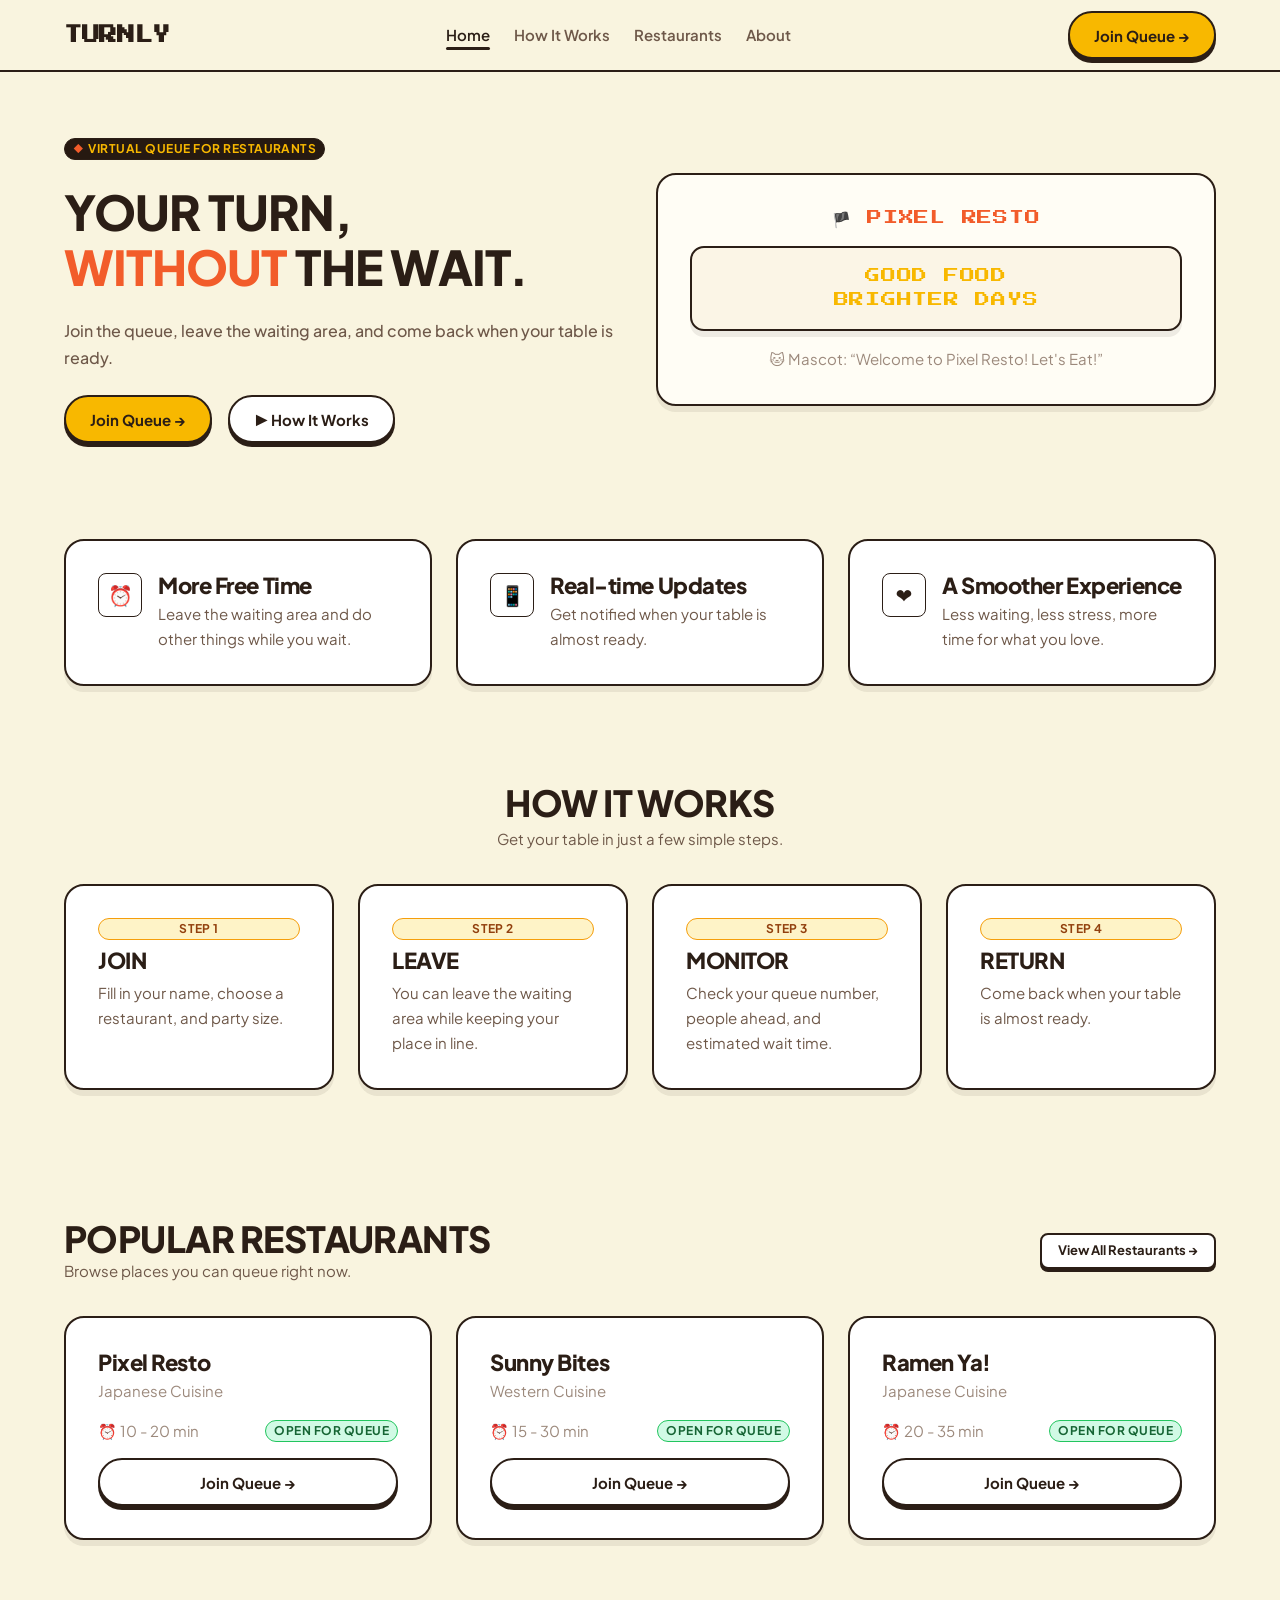
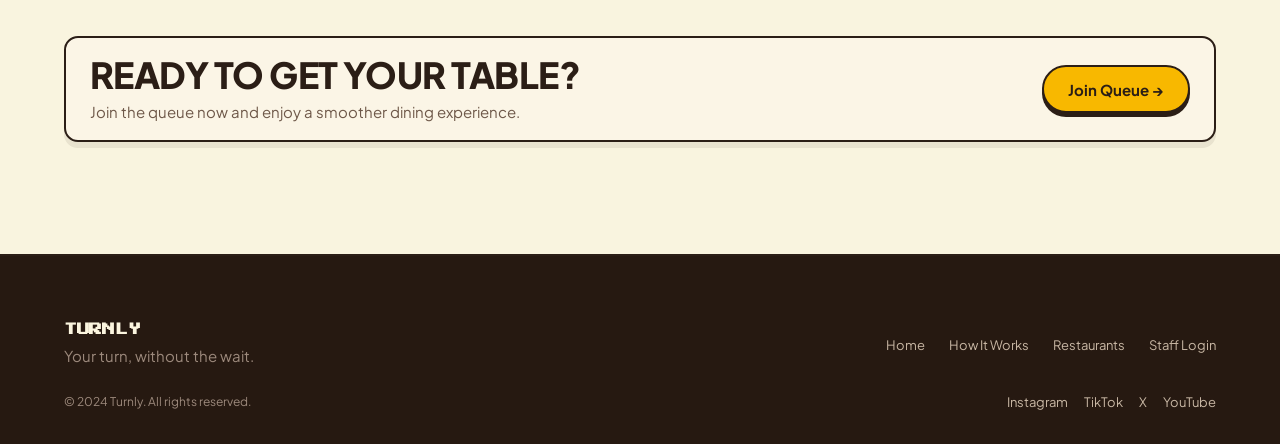
<file: index.html>
<!DOCTYPE html>
<html lang="en">
<head>
  <meta charset="UTF-8">
  <meta name="viewport" content="width=device-width, initial-scale=1.0">
  <title>Turnly — Your Turn, Without the Wait</title>
  <meta name="description" content="Turnly is a virtual queue system for restaurants. Take a queue online, leave the waiting area, and return when your table is ready.">
  <link rel="stylesheet" href="css/style.css">
</head>
<body>

  <!-- Site Header & Navigation -->
  <header class="site-header">
    <div class="container">
      <nav class="navbar" aria-label="Main Navigation">
        <div class="nav-brand">
          <a href="index.html" class="nav-logo" aria-label="Turnly Home">TURNLY</a>
        </div>

        <div class="nav-menu">
          <ul class="nav-links">
            <li><a href="index.html" class="nav-link is-active" aria-current="page">Home</a></li>
            <li><a href="#how-it-works" class="nav-link">How It Works</a></li>
            <li><a href="#popular-restaurants" class="nav-link">Restaurants</a></li>
            <li><a href="#about" class="nav-link">About</a></li>
          </ul>
        </div>

        <div class="nav-actions">
          <a href="queue.html" class="btn btn-primary">Join Queue &rarr;</a>
        </div>

        <button type="button" class="nav-hamburger" aria-label="Toggle navigation menu">
          <span aria-hidden="true">&#9776;</span>
        </button>
      </nav>
    </div>
  </header>

  <!-- Main Content Area -->
  <main>

    <!-- Hero Section -->
    <section class="hero section" aria-labelledby="hero-title">
      <div class="container">
        <div class="grid grid-2col-balanced items-center gap-xl">
          
          <!-- Hero Text & Primary CTAs -->
          <div class="hero-content stack stack-lg">
            <div class="hero-eyebrow">
              <span class="status-badge status-dark"><span class="text-accent-orange" aria-hidden="true">&#9670;</span> Virtual Queue for Restaurants</span>
            </div>

            <h1 id="hero-title">
              YOUR TURN,<br>
              <span class="text-accent-orange">WITHOUT</span> THE WAIT.
            </h1>

            <p class="lead">
              Join the queue, leave the waiting area, and come back when your table is ready.
            </p>

            <div class="hero-actions flex flex-wrap gap-md">
              <a href="queue.html" class="btn btn-primary">Join Queue &rarr;</a>
              <a href="#how-it-works" class="btn btn-secondary">&#9654; How It Works</a>
            </div>
          </div>

          <!-- Hero Illustration Placeholder Area -->
          <div class="hero-visual">
            <div class="card card-tint text-center stack stack-md" role="img" aria-label="Pixel Resto storefront illustration with signboard Good Food Brighter Days and cat mascot holding menu">
              <div class="text-retro text-accent-orange">&#127988; PIXEL RESTO</div>
              <div class="card card-callout">
                <p class="text-retro text-accent-yellow">GOOD FOOD<br>BRIGHTER DAYS</p>
              </div>
              <p class="text-muted">&#128049; Mascot: &ldquo;Welcome to Pixel Resto! Let's Eat!&rdquo;</p>
            </div>
          </div>

        </div>
      </div>
    </section>

    <!-- Value Propositions Section -->
    <section class="value-props section-sm" aria-labelledby="value-props-heading">
      <div class="container">
        <h2 id="value-props-heading" class="visually-hidden">Why Choose Turnly</h2>
        
        <div class="grid grid-cols-3 gap-lg">
          
          <article class="card flex items-start gap-md">
            <div class="kpi-icon flex-shrink-0" aria-hidden="true">&#9200;</div>
            <div class="stack stack-xs">
              <h3>More Free Time</h3>
              <p>Leave the waiting area and do other things while you wait.</p>
            </div>
          </article>

          <article class="card flex items-start gap-md">
            <div class="kpi-icon flex-shrink-0" aria-hidden="true">&#128241;</div>
            <div class="stack stack-xs">
              <h3>Real-time Updates</h3>
              <p>Get notified when your table is almost ready.</p>
            </div>
          </article>

          <article class="card flex items-start gap-md">
            <div class="kpi-icon flex-shrink-0" aria-hidden="true">&#10084;</div>
            <div class="stack stack-xs">
              <h3>A Smoother Experience</h3>
              <p>Less waiting, less stress, more time for what you love.</p>
            </div>
          </article>

        </div>
      </div>
    </section>

    <!-- How It Works Section -->
    <section id="how-it-works" class="how-it-works section" aria-labelledby="how-it-works-heading">
      <div class="container stack stack-xl">
        <div class="text-center stack stack-xs">
          <h2 id="how-it-works-heading">HOW IT WORKS</h2>
          <p>Get your table in just a few simple steps.</p>
        </div>

        <div class="grid grid-cols-4 gap-lg">
          
          <article class="card stack stack-sm">
            <div class="status-badge status-waiting">Step 1</div>
            <h3>JOIN</h3>
            <p>Fill in your name, choose a restaurant, and party size.</p>
          </article>

          <article class="card stack stack-sm">
            <div class="status-badge status-waiting">Step 2</div>
            <h3>LEAVE</h3>
            <p>You can leave the waiting area while keeping your place in line.</p>
          </article>

          <article class="card stack stack-sm">
            <div class="status-badge status-waiting">Step 3</div>
            <h3>MONITOR</h3>
            <p>Check your queue number, people ahead, and estimated wait time.</p>
          </article>

          <article class="card stack stack-sm">
            <div class="status-badge status-waiting">Step 4</div>
            <h3>RETURN</h3>
            <p>Come back when your table is almost ready.</p>
          </article>

        </div>
      </div>
    </section>

    <!-- Popular Restaurants Section -->
    <section id="popular-restaurants" class="popular-restaurants section" aria-labelledby="restaurants-heading">
      <div class="container stack stack-xl">
        <div class="flex items-center justify-between flex-wrap gap-md">
          <div>
            <h2 id="restaurants-heading">POPULAR RESTAURANTS</h2>
            <p>Browse places you can queue right now.</p>
          </div>
          <a href="queue.html" class="btn btn-secondary btn-small">View All Restaurants &rarr;</a>
        </div>

        <div class="grid grid-cols-3 gap-lg">
          
          <!-- Restaurant 1 -->
          <article class="card card-interactive stack stack-md">
            <div class="stack stack-xs">
              <h3>Pixel Resto</h3>
              <p class="text-muted">Japanese Cuisine</p>
            </div>
            <div class="flex items-center justify-between">
              <span class="text-muted">&#9200; 10 - 20 min</span>
              <span class="status-badge status-completed">Open for Queue</span>
            </div>
            <a href="queue.html" class="btn btn-secondary btn-block">Join Queue &rarr;</a>
          </article>

          <!-- Restaurant 2 -->
          <article class="card card-interactive stack stack-md">
            <div class="stack stack-xs">
              <h3>Sunny Bites</h3>
              <p class="text-muted">Western Cuisine</p>
            </div>
            <div class="flex items-center justify-between">
              <span class="text-muted">&#9200; 15 - 30 min</span>
              <span class="status-badge status-completed">Open for Queue</span>
            </div>
            <a href="queue.html" class="btn btn-secondary btn-block">Join Queue &rarr;</a>
          </article>

          <!-- Restaurant 3 -->
          <article class="card card-interactive stack stack-md">
            <div class="stack stack-xs">
              <h3>Ramen Ya!</h3>
              <p class="text-muted">Japanese Cuisine</p>
            </div>
            <div class="flex items-center justify-between">
              <span class="text-muted">&#9200; 20 - 35 min</span>
              <span class="status-badge status-completed">Open for Queue</span>
            </div>
            <a href="queue.html" class="btn btn-secondary btn-block">Join Queue &rarr;</a>
          </article>

        </div>
      </div>
    </section>

    <!-- Bottom Pre-Footer CTA Section -->
    <section class="cta-banner section-sm" aria-labelledby="cta-heading">
      <div class="container">
        <div class="card card-callout flex items-center justify-between flex-wrap gap-lg">
          <div class="stack stack-xs">
            <h2 id="cta-heading">READY TO GET YOUR TABLE?</h2>
            <p>Join the queue now and enjoy a smoother dining experience.</p>
          </div>
          <a href="queue.html" class="btn btn-primary">Join Queue &rarr;</a>
        </div>
      </div>
    </section>

  </main>

  <!-- Site Footer -->
  <footer id="about" class="site-footer section-sm">
    <div class="container stack stack-lg">
      <div class="flex items-center justify-between flex-wrap gap-md">
        <div class="stack stack-xs">
          <a href="index.html" class="nav-logo">TURNLY</a>
          <p class="text-muted">Your turn, without the wait.</p>
        </div>

        <nav aria-label="Footer Navigation">
          <ul class="flex flex-wrap gap-lg">
            <li><a href="index.html">Home</a></li>
            <li><a href="#how-it-works">How It Works</a></li>
            <li><a href="#popular-restaurants">Restaurants</a></li>
            <li><a href="login.html">Staff Login</a></li>
          </ul>
        </nav>
      </div>

      <div class="flex items-center justify-between flex-wrap gap-sm">
        <small class="text-muted">&copy; 2024 Turnly. All rights reserved.</small>
        <div class="flex gap-md">
          <a href="https://instagram.com" target="_blank" rel="noopener noreferrer" aria-label="Instagram">Instagram</a>
          <a href="https://tiktok.com" target="_blank" rel="noopener noreferrer" aria-label="TikTok">TikTok</a>
          <a href="https://x.com" target="_blank" rel="noopener noreferrer" aria-label="X Twitter">X</a>
          <a href="https://youtube.com" target="_blank" rel="noopener noreferrer" aria-label="YouTube">YouTube</a>
        </div>
      </div>
    </div>
  </footer>

</body>
</html>
</file>
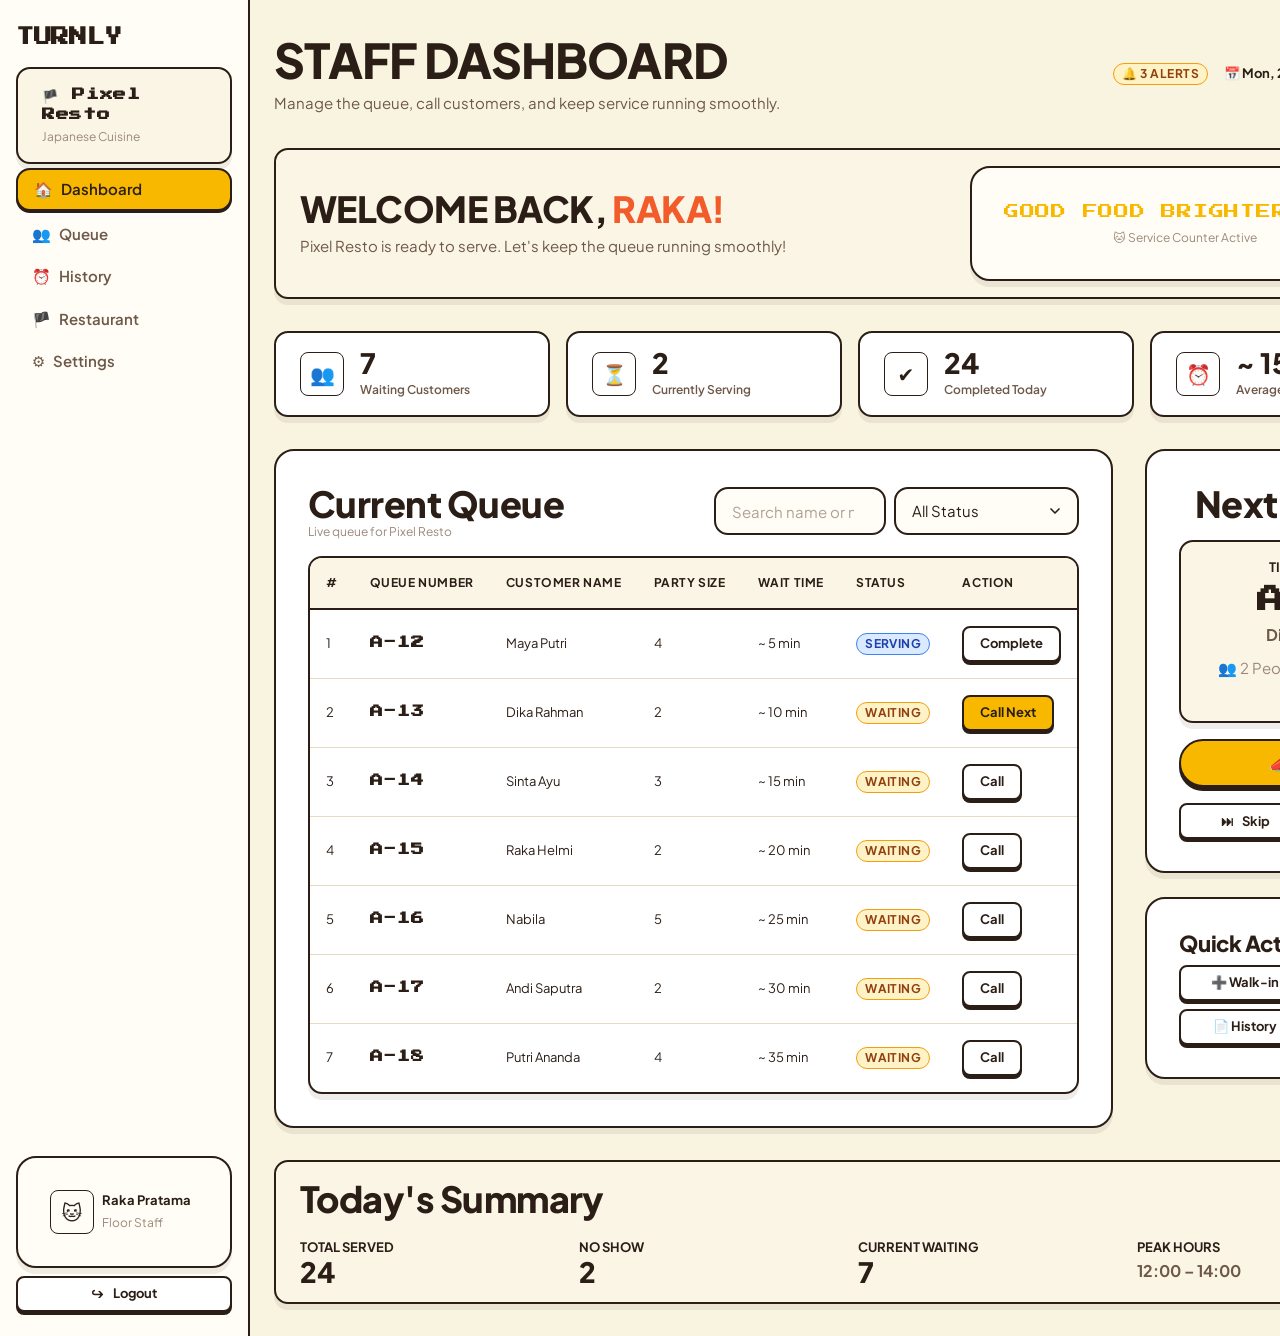
<file: admin.html>
<!DOCTYPE html>
<html lang="en">
<head>
  <meta charset="UTF-8">
  <meta name="viewport" content="width=device-width, initial-scale=1.0">
  <title>Staff Dashboard — Turnly</title>
  <meta name="description" content="Turnly staff dashboard to manage restaurant queues in real time.">
  <link rel="stylesheet" href="css/style.css">
</head>
<body>

  <!-- Dashboard App Shell -->
  <div class="dashboard-layout">
    
    <!-- Sidebar Navigation -->
    <aside class="sidebar" aria-label="Staff Navigation">
      <div class="sidebar-nav">
        
        <!-- Brand & Restaurant Header -->
        <div class="stack stack-md">
          <a href="index.html" class="nav-logo" aria-label="Turnly Home">TURNLY</a>
          
          <div class="card card-callout stack stack-xs">
            <span class="text-retro text-accent-orange form-label">&#127988; Pixel Resto</span>
            <small class="text-muted">Japanese Cuisine</small>
          </div>
        </div>

        <!-- Navigation Links -->
        <nav aria-label="Sidebar Menu">
          <ul class="sidebar-nav">
            <li>
              <a href="admin.html" class="sidebar-link is-active" aria-current="page">
                <span aria-hidden="true">&#127968;</span>
                <span>Dashboard</span>
              </a>
            </li>
            <li>
              <a href="#current-queue" class="sidebar-link">
                <span aria-hidden="true">&#128101;</span>
                <span>Queue</span>
              </a>
            </li>
            <li>
              <a href="#history" class="sidebar-link">
                <span aria-hidden="true">&#9200;</span>
                <span>History</span>
              </a>
            </li>
            <li>
              <a href="#restaurant" class="sidebar-link">
                <span aria-hidden="true">&#127988;</span>
                <span>Restaurant</span>
              </a>
            </li>
            <li>
              <a href="#settings" class="sidebar-link">
                <span aria-hidden="true">&#9881;</span>
                <span>Settings</span>
              </a>
            </li>
          </ul>
        </nav>
      </div>

      <!-- Staff Profile & Logout Section -->
      <div class="stack stack-sm">
        <div class="card card-tint flex items-center gap-sm">
          <div class="kpi-icon" aria-hidden="true">&#128049;</div>
          <div class="stack stack-xs">
            <span class="form-label">Raka Pratama</span>
            <small class="text-muted">Floor Staff</small>
          </div>
        </div>

        <a href="login.html" class="btn btn-secondary btn-small btn-block">
          <span aria-hidden="true">&#8618;</span>
          <span>Logout</span>
        </a>
      </div>
    </aside>

    <!-- Main Workspace Area -->
    <main class="container section-sm stack stack-xl">
      
      <!-- Top Bar Header -->
      <header class="flex items-center justify-between flex-wrap gap-md">
        <div class="stack stack-xs">
          <h1>Staff Dashboard</h1>
          <p>Manage the queue, call customers, and keep service running smoothly.</p>
        </div>

        <div class="flex items-center gap-md">
          <span class="status-badge status-waiting">&#128276; 3 Alerts</span>
          <span class="text-muted form-label">&#128197; Mon, 26 Nov 2024 &bull; 12:34 PM</span>
        </div>
      </header>

      <!-- Welcome Banner -->
      <section class="card card-callout flex items-center justify-between flex-wrap gap-lg" aria-labelledby="welcome-heading">
        <div class="stack stack-xs">
          <h2 id="welcome-heading">
            WELCOME BACK, <span class="text-accent-orange">RAKA!</span>
          </h2>
          <p>Pixel Resto is ready to serve. Let's keep the queue running smoothly!</p>
        </div>

        <div class="card card-tint text-center stack stack-xs" role="img" aria-label="Staff mascot behind counter with Good Food Brighter Days sign">
          <p class="text-retro text-accent-yellow">GOOD FOOD BRIGHTER DAYS</p>
          <small class="text-muted">&#128049; Service Counter Active</small>
        </div>
      </section>

      <!-- KPI Summary Section -->
      <section class="kpi-section" aria-labelledby="kpi-heading">
        <h2 id="kpi-heading" class="visually-hidden">Queue Key Performance Indicators</h2>
        
        <div class="grid grid-cols-4 kpi-grid gap-md">
          
          <div class="kpi-card">
            <div class="kpi-icon" aria-hidden="true">&#128101;</div>
            <div class="stack stack-xs">
              <span class="kpi-value">7</span>
              <span class="kpi-label">Waiting Customers</span>
            </div>
          </div>

          <div class="kpi-card">
            <div class="kpi-icon" aria-hidden="true">&#9203;</div>
            <div class="stack stack-xs">
              <span class="kpi-value">2</span>
              <span class="kpi-label">Currently Serving</span>
            </div>
          </div>

          <div class="kpi-card">
            <div class="kpi-icon" aria-hidden="true">&#10004;</div>
            <div class="stack stack-xs">
              <span class="kpi-value">24</span>
              <span class="kpi-label">Completed Today</span>
            </div>
          </div>

          <div class="kpi-card">
            <div class="kpi-icon" aria-hidden="true">&#9200;</div>
            <div class="stack stack-xs">
              <span class="kpi-value">~ 15m</span>
              <span class="kpi-label">Average Wait Time</span>
            </div>
          </div>

        </div>
      </section>

      <!-- Main Operational Queue Workspace -->
      <div class="grid-dashboard items-start">
        
        <!-- Left: Current Live Queue Table -->
        <section id="current-queue" class="card stack stack-md" aria-labelledby="queue-table-heading">
          <header class="flex items-center justify-between flex-wrap gap-md">
            <div>
              <h2 id="queue-table-heading">Current Queue</h2>
              <p class="form-helper">Live queue for Pixel Resto</p>
            </div>

            <!-- Search and Filter -->
            <div class="flex items-center gap-sm">
              <input 
                type="search" 
                class="form-input" 
                placeholder="Search name or number..." 
                aria-label="Search current queue"
              >
              <select class="form-select" aria-label="Filter queue by status">
                <option value="all">All Status</option>
                <option value="waiting">Waiting</option>
                <option value="serving">Serving</option>
              </select>
            </div>
          </header>

          <!-- Table Responsive Container -->
          <div class="table-container">
            <table class="data-table">
              <caption class="visually-hidden">Live Customer Queue Table</caption>
              <thead>
                <tr>
                  <th scope="col">#</th>
                  <th scope="col">Queue Number</th>
                  <th scope="col">Customer Name</th>
                  <th scope="col">Party Size</th>
                  <th scope="col">Wait Time</th>
                  <th scope="col">Status</th>
                  <th scope="col">Action</th>
                </tr>
              </thead>
              <tbody>
                <tr>
                  <td>1</td>
                  <td><strong class="text-retro">A-12</strong></td>
                  <td>Maya Putri</td>
                  <td>4</td>
                  <td>~ 5 min</td>
                  <td><span class="status-badge status-serving">Serving</span></td>
                  <td>
                    <button type="button" class="btn btn-secondary btn-small">Complete</button>
                  </td>
                </tr>

                <tr>
                  <td>2</td>
                  <td><strong class="text-retro">A-13</strong></td>
                  <td>Dika Rahman</td>
                  <td>2</td>
                  <td>~ 10 min</td>
                  <td><span class="status-badge status-waiting">Waiting</span></td>
                  <td>
                    <button type="button" class="btn btn-primary btn-small">Call Next</button>
                  </td>
                </tr>

                <tr>
                  <td>3</td>
                  <td><strong class="text-retro">A-14</strong></td>
                  <td>Sinta Ayu</td>
                  <td>3</td>
                  <td>~ 15 min</td>
                  <td><span class="status-badge status-waiting">Waiting</span></td>
                  <td>
                    <button type="button" class="btn btn-secondary btn-small">Call</button>
                  </td>
                </tr>

                <tr>
                  <td>4</td>
                  <td><strong class="text-retro">A-15</strong></td>
                  <td>Raka Helmi</td>
                  <td>2</td>
                  <td>~ 20 min</td>
                  <td><span class="status-badge status-waiting">Waiting</span></td>
                  <td>
                    <button type="button" class="btn btn-secondary btn-small">Call</button>
                  </td>
                </tr>

                <tr>
                  <td>5</td>
                  <td><strong class="text-retro">A-16</strong></td>
                  <td>Nabila</td>
                  <td>5</td>
                  <td>~ 25 min</td>
                  <td><span class="status-badge status-waiting">Waiting</span></td>
                  <td>
                    <button type="button" class="btn btn-secondary btn-small">Call</button>
                  </td>
                </tr>

                <tr>
                  <td>6</td>
                  <td><strong class="text-retro">A-17</strong></td>
                  <td>Andi Saputra</td>
                  <td>2</td>
                  <td>~ 30 min</td>
                  <td><span class="status-badge status-waiting">Waiting</span></td>
                  <td>
                    <button type="button" class="btn btn-secondary btn-small">Call</button>
                  </td>
                </tr>

                <tr>
                  <td>7</td>
                  <td><strong class="text-retro">A-18</strong></td>
                  <td>Putri Ananda</td>
                  <td>4</td>
                  <td>~ 35 min</td>
                  <td><span class="status-badge status-waiting">Waiting</span></td>
                  <td>
                    <button type="button" class="btn btn-secondary btn-small">Call</button>
                  </td>
                </tr>
              </tbody>
            </table>
          </div>
        </section>

        <!-- Right: Next in Queue Card & Queue Controls -->
        <aside class="stack stack-lg" aria-label="Next Customer Call Actions">
          
          <div class="card queue-action-box stack stack-md">
            <h2>Next in Queue</h2>
            
            <div class="card card-callout stack stack-sm text-center">
              <span class="form-label justify-center">TICKET READY</span>
              <div class="kpi-value text-retro text-accent-orange">A-13</div>
              <p class="lead"><strong>Dika Rahman</strong></p>
              <p class="text-muted">&#128101; 2 People &bull; Est. wait: ~ 10 min</p>
            </div>

            <!-- Primary Call Action -->
            <button type="button" class="btn btn-primary btn-block">
              <span aria-hidden="true">&#128227;</span>
              <span>Call Next</span>
            </button>

            <!-- Secondary Actions -->
            <div class="grid grid-cols-2 gap-sm">
              <button type="button" class="btn btn-secondary btn-small">
                <span aria-hidden="true">&#9197;</span>
                <span>Skip</span>
              </button>
              <button type="button" class="btn btn-secondary btn-small">
                <span aria-hidden="true">&#10004;</span>
                <span>Complete</span>
              </button>
            </div>
          </div>

          <!-- Quick Actions Panel -->
          <div class="card stack stack-sm">
            <h3>Quick Actions</h3>
            <div class="grid grid-cols-2 gap-sm">
              <button type="button" class="btn btn-secondary btn-small">&#10133; Walk-in</button>
              <button type="button" class="btn btn-secondary btn-small">&#128260; Reset</button>
              <button type="button" class="btn btn-secondary btn-small">&#128196; History</button>
              <button type="button" class="btn btn-secondary btn-small">&#9881; Settings</button>
            </div>
          </div>

        </aside>

      </div>

      <!-- Today's Summary Section -->
      <section class="card card-callout" aria-labelledby="summary-heading">
        <div class="stack stack-md">
          <h2 id="summary-heading">Today's Summary</h2>
          <div class="grid grid-cols-4 summary-grid gap-md">
            <div>
              <span class="text-muted form-label">TOTAL SERVED</span>
              <p class="kpi-value">24</p>
            </div>
            <div>
              <span class="text-muted form-label">NO SHOW</span>
              <p class="kpi-value text-accent-orange">2</p>
            </div>
            <div>
              <span class="text-muted form-label">CURRENT WAITING</span>
              <p class="kpi-value">7</p>
            </div>
            <div>
              <span class="text-muted form-label">PEAK HOURS</span>
              <p class="lead"><strong>12:00 &ndash; 14:00</strong></p>
            </div>
          </div>
        </div>
      </section>

    </main>

    <!-- Mobile Bottom App Bar -->
    <nav class="bottom-nav" aria-label="Mobile Navigation Bar">
      <a href="admin.html" class="bottom-nav-item is-active" aria-current="page">
        <span aria-hidden="true">&#127968;</span>
        <span>Dashboard</span>
      </a>
      <a href="#current-queue" class="bottom-nav-item">
        <span aria-hidden="true">&#128101;</span>
        <span>Queue</span>
      </a>
      <a href="#history" class="bottom-nav-item">
        <span aria-hidden="true">&#9200;</span>
        <span>History</span>
      </a>
      <a href="#settings" class="bottom-nav-item">
        <span aria-hidden="true">&#9881;</span>
        <span>Settings</span>
      </a>
    </nav>

  </div>

</body>
</html>
</file>
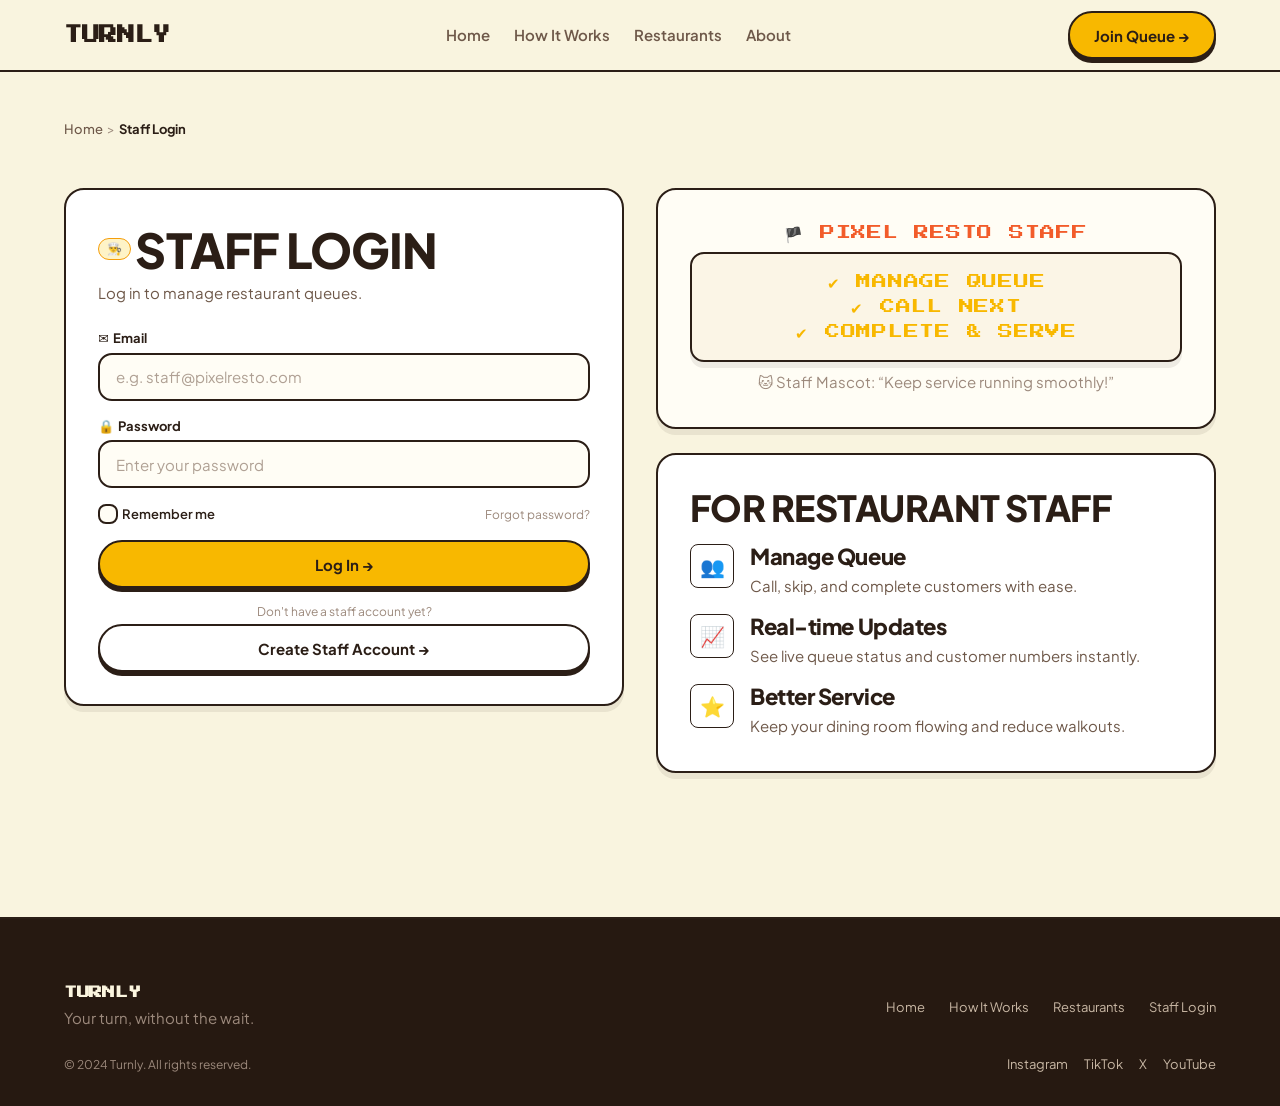
<file: login.html>
<!DOCTYPE html>
<html lang="en">
<head>
  <meta charset="UTF-8">
  <meta name="viewport" content="width=device-width, initial-scale=1.0">
  <title>Staff Login — Turnly</title>
  <meta name="description" content="Restaurant staff portal for Turnly queue management.">
  <link rel="stylesheet" href="css/style.css">
</head>
<body>

  <!-- Site Header & Navigation -->
  <header class="site-header">
    <div class="container">
      <nav class="navbar" aria-label="Main Navigation">
        <div class="nav-brand">
          <a href="index.html" class="nav-logo" aria-label="Turnly Home">TURNLY</a>
        </div>

        <div class="nav-menu">
          <ul class="nav-links">
            <li><a href="index.html" class="nav-link">Home</a></li>
            <li><a href="index.html#how-it-works" class="nav-link">How It Works</a></li>
            <li><a href="index.html#popular-restaurants" class="nav-link">Restaurants</a></li>
            <li><a href="index.html#about" class="nav-link">About</a></li>
          </ul>
        </div>

        <div class="nav-actions">
          <a href="queue.html" class="btn btn-primary">Join Queue &rarr;</a>
        </div>

        <button type="button" class="nav-hamburger" aria-label="Toggle navigation menu">
          <span aria-hidden="true">&#9776;</span>
        </button>
      </nav>
    </div>
  </header>

  <!-- Main Content Area -->
  <main class="container section-sm">

    <!-- Breadcrumb Navigation -->
    <nav class="breadcrumb" aria-label="Breadcrumb">
      <ol class="breadcrumb-list">
        <li class="breadcrumb-item">
          <a href="index.html">Home</a>
          <span class="breadcrumb-separator" aria-hidden="true">&gt;</span>
        </li>
        <li class="breadcrumb-item">
          <span class="breadcrumb-current" aria-current="page">Staff Login</span>
        </li>
      </ol>
    </nav>

    <!-- Main Workspace Section: Login Form & Staff Features Aside -->
    <section class="auth-section section-sm" aria-labelledby="login-heading">
      <div class="grid grid-2col-balanced gap-xl items-start">
        
        <!-- Left Column: Staff Login Form Card -->
        <div class="card stack stack-lg">
          <header class="stack stack-xs">
            <div class="flex items-center gap-xs">
              <span class="status-badge status-waiting" aria-hidden="true">&#128104;&#8205;&#127859;</span>
              <h1 id="login-heading">STAFF LOGIN</h1>
            </div>
            <p>Log in to manage restaurant queues.</p>
          </header>

          <form action="admin.html" method="get" class="stack stack-md">
            
            <!-- Email Input -->
            <div class="form-group">
              <label for="email" class="form-label">
                <span aria-hidden="true">&#9993;</span>
                <span>Email</span>
              </label>
              <div class="input-wrapper">
                <input 
                  type="email" 
                  id="email" 
                  name="email" 
                  class="form-input" 
                  placeholder="e.g. staff@pixelresto.com" 
                  required 
                  autocomplete="email"
                >
              </div>
            </div>

            <!-- Password Input -->
            <div class="form-group">
              <label for="password" class="form-label">
                <span aria-hidden="true">&#128274;</span>
                <span>Password</span>
              </label>
              <div class="input-wrapper">
                <input 
                  type="password" 
                  id="password" 
                  name="password" 
                  class="form-input" 
                  placeholder="Enter your password" 
                  required 
                  autocomplete="current-password"
                >
              </div>
            </div>

            <!-- Options: Remember Me & Forgot Password -->
            <div class="flex items-center justify-between flex-wrap gap-sm">
              <label for="remember-me" class="checkbox-label">
                <input type="checkbox" id="remember-me" name="remember-me">
                <span>Remember me</span>
              </label>
              <a href="#" class="form-helper">Forgot password?</a>
            </div>

            <!-- Primary Login Submit Button -->
            <button type="submit" class="btn btn-primary btn-block">Log In &rarr;</button>

            <!-- Registration Divider Prompt & Secondary Button -->
            <div class="stack stack-xs text-center">
              <p class="form-helper">Don't have a staff account yet?</p>
              <a href="register.html" class="btn btn-secondary btn-block">Create Staff Account &rarr;</a>
            </div>

          </form>
        </div>

        <!-- Right Column: Kitchen Counter Scene & Staff Highlights Aside -->
        <aside class="stack stack-lg order-mobile-first" aria-label="Staff Highlights and Scene">
          
          <!-- Scene Placeholder -->
          <div class="card card-tint text-center stack stack-sm" role="img" aria-label="Restaurant counter scene with staff cat wearing apron holding clipboard and checklist">
            <div class="text-retro text-accent-orange">&#127988; PIXEL RESTO STAFF</div>
            <div class="card card-callout">
              <p class="text-retro text-accent-yellow">
                &#10004; MANAGE QUEUE<br>
                &#10004; CALL NEXT<br>
                &#10004; COMPLETE &amp; SERVE
              </p>
            </div>
            <p class="text-muted">&#128049; Staff Mascot: &ldquo;Keep service running smoothly!&rdquo;</p>
          </div>

          <!-- Staff Feature Highlights Card -->
          <div class="card stack stack-md">
            <h2>FOR RESTAURANT STAFF</h2>
            
            <ul class="stack stack-md">
              <li class="flex items-start gap-md">
                <div class="kpi-icon" aria-hidden="true">&#128101;</div>
                <div class="stack stack-xs">
                  <h3>Manage Queue</h3>
                  <p>Call, skip, and complete customers with ease.</p>
                </div>
              </li>

              <li class="flex items-start gap-md">
                <div class="kpi-icon" aria-hidden="true">&#128200;</div>
                <div class="stack stack-xs">
                  <h3>Real-time Updates</h3>
                  <p>See live queue status and customer numbers instantly.</p>
                </div>
              </li>

              <li class="flex items-start gap-md">
                <div class="kpi-icon" aria-hidden="true">&#11088;</div>
                <div class="stack stack-xs">
                  <h3>Better Service</h3>
                  <p>Keep your dining room flowing and reduce walkouts.</p>
                </div>
              </li>
            </ul>
          </div>

        </aside>

      </div>
    </section>

  </main>

  <!-- Site Footer -->
  <footer class="site-footer section-sm">
    <div class="container stack stack-lg">
      <div class="flex items-center justify-between flex-wrap gap-md">
        <div class="stack stack-xs">
          <a href="index.html" class="nav-logo">TURNLY</a>
          <p class="text-muted">Your turn, without the wait.</p>
        </div>

        <nav aria-label="Footer Navigation">
          <ul class="flex flex-wrap gap-lg">
            <li><a href="index.html">Home</a></li>
            <li><a href="index.html#how-it-works">How It Works</a></li>
            <li><a href="index.html#popular-restaurants">Restaurants</a></li>
            <li><a href="login.html" aria-current="page">Staff Login</a></li>
          </ul>
        </nav>
      </div>

      <div class="flex items-center justify-between flex-wrap gap-sm">
        <small class="text-muted">&copy; 2024 Turnly. All rights reserved.</small>
        <div class="flex gap-md">
          <a href="https://instagram.com" target="_blank" rel="noopener noreferrer" aria-label="Instagram">Instagram</a>
          <a href="https://tiktok.com" target="_blank" rel="noopener noreferrer" aria-label="TikTok">TikTok</a>
          <a href="https://x.com" target="_blank" rel="noopener noreferrer" aria-label="X Twitter">X</a>
          <a href="https://youtube.com" target="_blank" rel="noopener noreferrer" aria-label="YouTube">YouTube</a>
        </div>
      </div>
    </div>
  </footer>

</body>
</html>
</file>
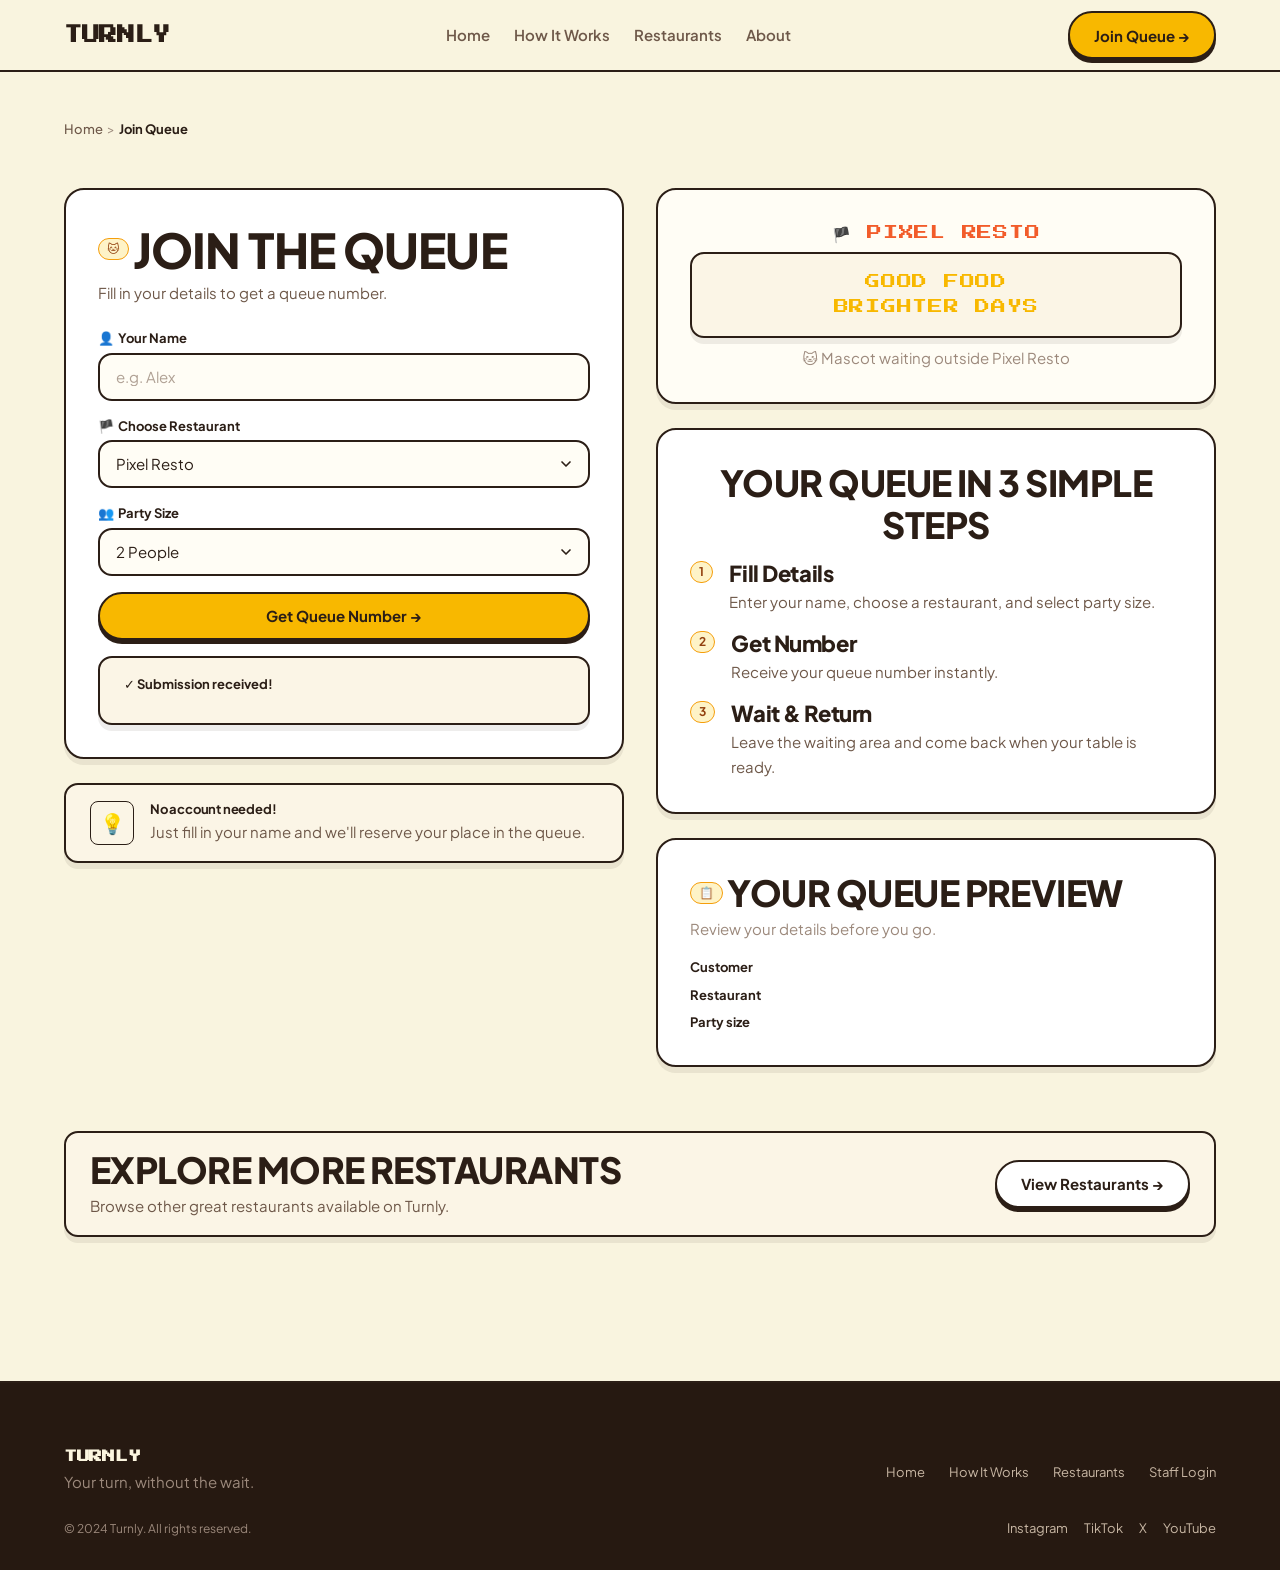
<file: queue.html>
<!DOCTYPE html>
<html lang="en">
<head>
  <meta charset="UTF-8">
  <meta name="viewport" content="width=device-width, initial-scale=1.0">
  <title>Join a Queue — Turnly</title>
  <meta name="description" content="Join your favorite restaurant queue in seconds with Turnly. No account required.">
  <link rel="stylesheet" href="css/style.css">
</head>
<body>

  <!-- Site Header & Navigation -->
  <header class="site-header">
    <div class="container">
      <nav class="navbar" aria-label="Main Navigation">
        <div class="nav-brand">
          <a href="index.html" class="nav-logo" aria-label="Turnly Home">TURNLY</a>
        </div>

        <div class="nav-menu">
          <ul class="nav-links">
            <li><a href="index.html" class="nav-link">Home</a></li>
            <li><a href="index.html#how-it-works" class="nav-link">How It Works</a></li>
            <li><a href="index.html#popular-restaurants" class="nav-link">Restaurants</a></li>
            <li><a href="index.html#about" class="nav-link">About</a></li>
          </ul>
        </div>

        <div class="nav-actions">
          <a href="queue.html" class="btn btn-primary" aria-current="page">Join Queue &rarr;</a>
        </div>

        <button type="button" class="nav-hamburger" aria-label="Toggle navigation menu">
          <span aria-hidden="true">&#9776;</span>
        </button>
      </nav>
    </div>
  </header>

  <!-- Main Content Area -->
  <main class="container section-sm">
    
    <!-- Breadcrumb Navigation -->
    <nav class="breadcrumb" aria-label="Breadcrumb">
      <ol class="breadcrumb-list">
        <li class="breadcrumb-item">
          <a href="index.html">Home</a>
          <span class="breadcrumb-separator" aria-hidden="true">&gt;</span>
        </li>
        <li class="breadcrumb-item">
          <span class="breadcrumb-current" aria-current="page">Join Queue</span>
        </li>
      </ol>
    </nav>

    <!-- Main Workspace Section: Form & Info Side -->
    <section class="queue-main-section section-sm" aria-labelledby="join-queue-title">
      <div class="grid grid-2col-balanced gap-xl items-start">
        
        <!-- Left Column: Customer Queue Form & No-Account Callout -->
        <div class="stack stack-lg">
          
          <div class="card stack stack-lg">
            <header class="stack stack-xs">
              <div class="flex items-center gap-xs">
                <span class="status-badge status-waiting" aria-hidden="true">&#128049;</span>
                <h1 id="join-queue-title">JOIN THE QUEUE</h1>
              </div>
              <p>Fill in your details to get a queue number.</p>
            </header>

            <form id="queue-form" action="status.html" method="get" class="stack stack-md">
              
              <!-- Customer Name Field -->
              <div class="form-group">
                <label for="customer-name" class="form-label">
                  <span aria-hidden="true">&#128100;</span>
                  <span>Your Name</span>
                </label>
                <div class="input-wrapper">
                  <input 
                    type="text" 
                    id="customer-name" 
                    name="customer-name" 
                    class="form-input" 
                    placeholder="e.g. Alex" 
                    required 
                    autocomplete="name"
                  >
                </div>
                <!-- Step 09: Name validation message -->
                <p id="error-name" role="alert" aria-live="assertive" hidden></p>
              </div>

              <!-- Restaurant Selection Field -->
              <div class="form-group">
                <label for="restaurant" class="form-label">
                  <span aria-hidden="true">&#127988;</span>
                  <span>Choose Restaurant</span>
                </label>
                <div class="input-wrapper">
                  <select id="restaurant" name="restaurant" class="form-select" required>
                    <option value="pixel-resto" selected>Pixel Resto</option>
                    <option value="sunny-bites">Sunny Bites</option>
                    <option value="ramen-ya">Ramen Ya!</option>
                  </select>
                </div>
                <!-- Step 09: Restaurant validation message -->
                <p id="error-restaurant" role="alert" aria-live="assertive" hidden></p>
              </div>

              <!-- Party Size Selection Field -->
              <div class="form-group">
                <label for="party-size" class="form-label">
                  <span aria-hidden="true">&#128101;</span>
                  <span>Party Size</span>
                </label>
                <div class="input-wrapper">
                  <select id="party-size" name="party-size" class="form-select" required>
                    <option value="1">1 Person</option>
                    <option value="2" selected>2 People</option>
                    <option value="3">3 People</option>
                    <option value="4">4 People</option>
                    <option value="5">5 People</option>
                    <option value="6+">6+ People</option>
                  </select>
                </div>
                <!-- Step 09: Party size validation message -->
                <p id="error-party" role="alert" aria-live="assertive" hidden></p>
              </div>

              <!-- Submit Button -->
              <button type="submit" class="btn btn-primary btn-block">Get Queue Number &rarr;</button>

              <!-- Step 08: Form Confirmation Panel (hidden until submit) -->
              <div id="queue-confirmation" class="card card-callout stack stack-xs" role="status" aria-live="polite" hidden>
                <p class="form-label">&#10003; Submission received!</p>
                <p id="confirm-name"></p>
                <p id="confirm-restaurant"></p>
                <p id="confirm-party"></p>
              </div>

            </form>
          </div>

          <!-- Customer No-Account Callout -->
          <div class="card card-callout flex items-center gap-md" role="note">
            <div class="kpi-icon" aria-hidden="true">&#128161;</div>
            <div class="stack stack-xs">
              <h2 class="form-label">No account needed!</h2>
              <p>Just fill in your name and we'll reserve your place in the queue.</p>
            </div>
          </div>

        </div>

        <!-- Right Column: Visual Scene & 3-Step Guide Aside -->
        <aside class="stack stack-lg order-mobile-first" aria-label="Queue Information and Instructions">
          
          <!-- Scene Placeholder -->
          <div class="card card-tint text-center stack stack-sm" role="img" aria-label="Pixel Resto storefront scene with mascot cat holding menu">
            <div id="scene-label" class="text-retro text-accent-orange">&#127988; PIXEL RESTO</div>
            <div class="card card-callout">
              <p class="text-retro text-accent-yellow">GOOD FOOD<br>BRIGHTER DAYS</p>
            </div>
            <p class="text-muted">&#128049; Mascot waiting outside Pixel Resto</p>
          </div>

          <!-- 3 Simple Steps Card -->
          <div class="card stack stack-md">
            <h2 class="text-center">YOUR QUEUE IN 3 SIMPLE STEPS</h2>
            
            <ol class="stack stack-md">
              <li class="flex items-start gap-md">
                <span class="status-badge status-waiting" aria-hidden="true">1</span>
                <div class="stack stack-xs">
                  <h3>Fill Details</h3>
                  <p>Enter your name, choose a restaurant, and select party size.</p>
                </div>
              </li>

              <li class="flex items-start gap-md">
                <span class="status-badge status-waiting" aria-hidden="true">2</span>
                <div class="stack stack-xs">
                  <h3>Get Number</h3>
                  <p>Receive your queue number instantly.</p>
                </div>
              </li>

              <li class="flex items-start gap-md">
                <span class="status-badge status-waiting" aria-hidden="true">3</span>
                <div class="stack stack-xs">
                  <h3>Wait &amp; Return</h3>
                  <p>Leave the waiting area and come back when your table is ready.</p>
                </div>
              </li>
            </ol>
          </div>

          <!-- Step 10: Dynamic Queue Preview (hidden until valid submit) -->
          <div id="queue-preview" class="card stack stack-md" role="region" aria-label="Queue Preview" aria-live="polite" hidden>
            <header class="stack stack-xs">
              <div class="flex items-center gap-xs">
                <span class="status-badge status-waiting" aria-hidden="true">&#128203;</span>
                <h2>YOUR QUEUE PREVIEW</h2>
              </div>
              <p class="text-muted">Review your details before you go.</p>
            </header>

            <dl class="stack stack-sm">
              <div class="flex items-center justify-between gap-md">
                <dt class="form-label">Customer</dt>
                <dd id="preview-name" class="text-accent-orange"></dd>
              </div>
              <div class="flex items-center justify-between gap-md">
                <dt class="form-label">Restaurant</dt>
                <dd id="preview-restaurant"></dd>
              </div>
              <div class="flex items-center justify-between gap-md">
                <dt class="form-label">Party size</dt>
                <dd id="preview-party"></dd>
              </div>
            </dl>
          </div>

        </aside>

      </div>
    </section>

    <!-- Bottom Information Banner -->
    <section class="more-restaurants-banner section-sm" aria-labelledby="more-restaurants-heading">
      <div class="card card-callout flex items-center justify-between flex-wrap gap-lg">
        <div class="stack stack-xs">
          <h2 id="more-restaurants-heading">EXPLORE MORE RESTAURANTS</h2>
          <p>Browse other great restaurants available on Turnly.</p>
        </div>
        <a href="index.html#popular-restaurants" class="btn btn-secondary">View Restaurants &rarr;</a>
      </div>
    </section>

  </main>

  <!-- Site Footer -->
  <footer class="site-footer section-sm">
    <div class="container stack stack-lg">
      <div class="flex items-center justify-between flex-wrap gap-md">
        <div class="stack stack-xs">
          <a href="index.html" class="nav-logo">TURNLY</a>
          <p class="text-muted">Your turn, without the wait.</p>
        </div>

        <nav aria-label="Footer Navigation">
          <ul class="flex flex-wrap gap-lg">
            <li><a href="index.html">Home</a></li>
            <li><a href="index.html#how-it-works">How It Works</a></li>
            <li><a href="index.html#popular-restaurants">Restaurants</a></li>
            <li><a href="login.html">Staff Login</a></li>
          </ul>
        </nav>
      </div>

      <div class="flex items-center justify-between flex-wrap gap-sm">
        <small class="text-muted">&copy; 2024 Turnly. All rights reserved.</small>
        <div class="flex gap-md">
          <a href="https://instagram.com" target="_blank" rel="noopener noreferrer" aria-label="Instagram">Instagram</a>
          <a href="https://tiktok.com" target="_blank" rel="noopener noreferrer" aria-label="TikTok">TikTok</a>
          <a href="https://x.com" target="_blank" rel="noopener noreferrer" aria-label="X Twitter">X</a>
          <a href="https://youtube.com" target="_blank" rel="noopener noreferrer" aria-label="YouTube">YouTube</a>
        </div>
      </div>
    </div>
  </footer>

  <!-- Week 3 / Step 06: DOM Select & Change -->
  <script src="js/queue-select.js" defer></script>
</body>
</html>
</file>
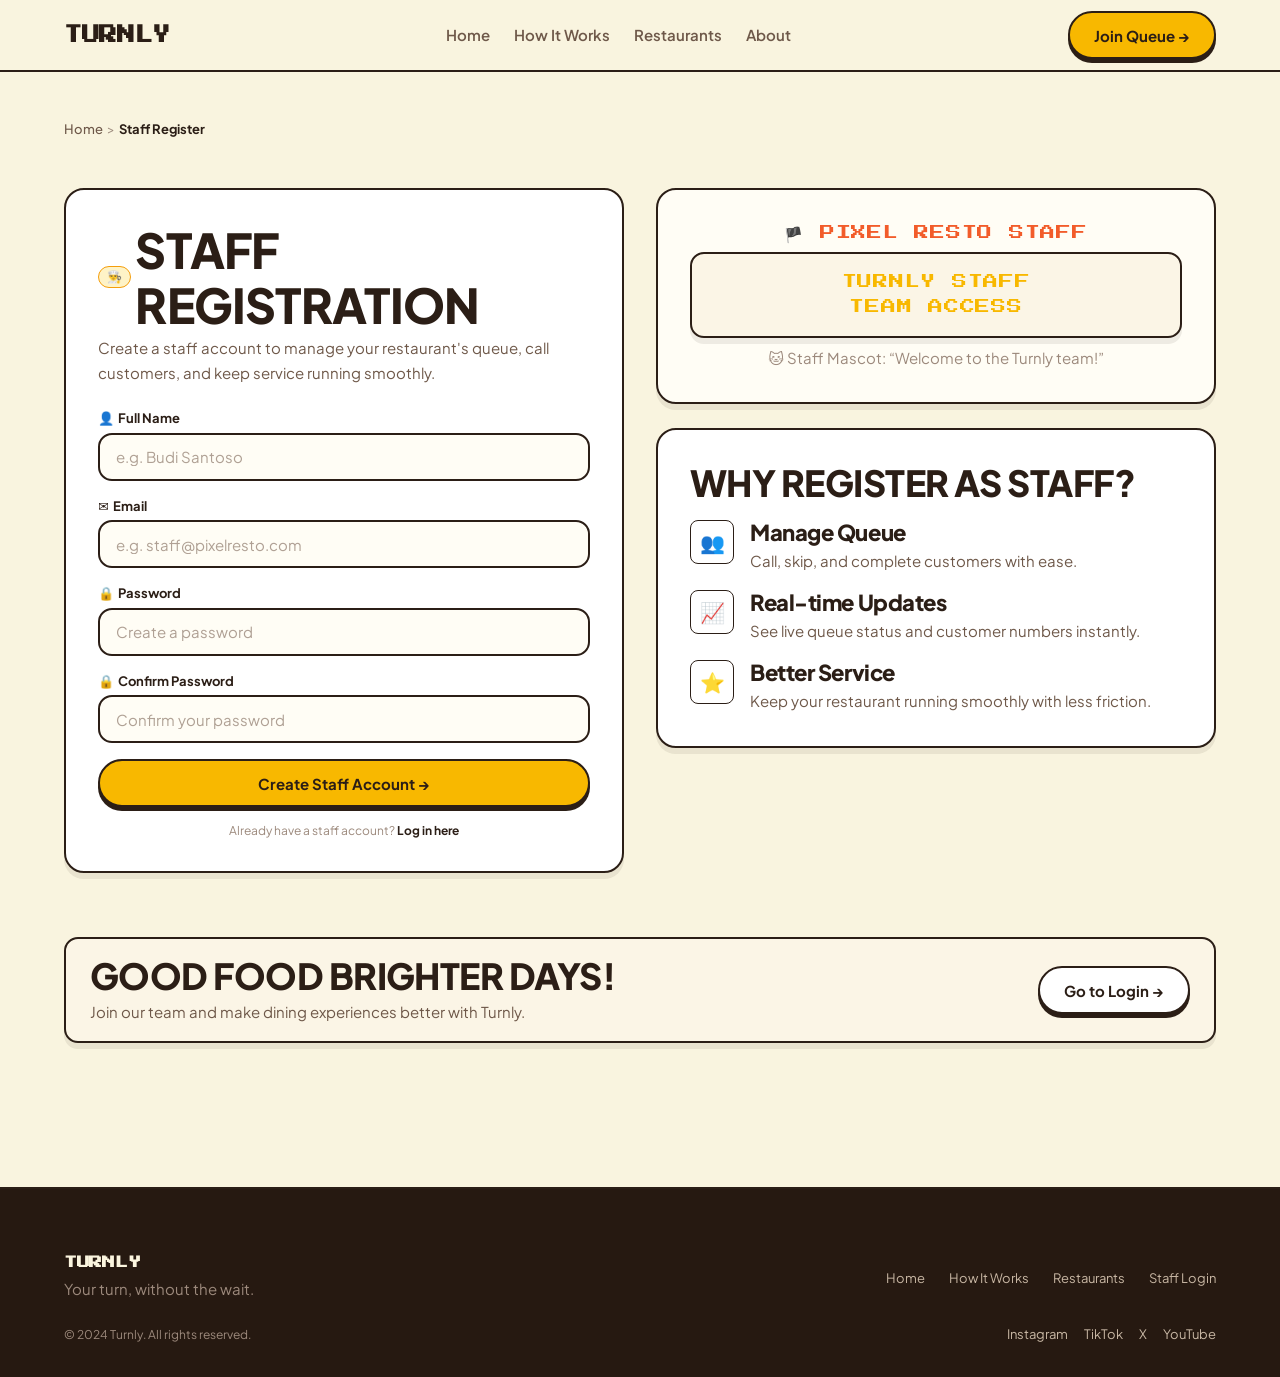
<file: register.html>
<!DOCTYPE html>
<html lang="en">
<head>
  <meta charset="UTF-8">
  <meta name="viewport" content="width=device-width, initial-scale=1.0">
  <title>Staff Registration — Turnly</title>
  <meta name="description" content="Create a staff account to manage restaurant queues with Turnly.">
  <link rel="stylesheet" href="css/style.css">
</head>
<body>

  <!-- Site Header & Navigation -->
  <header class="site-header">
    <div class="container">
      <nav class="navbar" aria-label="Main Navigation">
        <div class="nav-brand">
          <a href="index.html" class="nav-logo" aria-label="Turnly Home">TURNLY</a>
        </div>

        <div class="nav-menu">
          <ul class="nav-links">
            <li><a href="index.html" class="nav-link">Home</a></li>
            <li><a href="index.html#how-it-works" class="nav-link">How It Works</a></li>
            <li><a href="index.html#popular-restaurants" class="nav-link">Restaurants</a></li>
            <li><a href="index.html#about" class="nav-link">About</a></li>
          </ul>
        </div>

        <div class="nav-actions">
          <a href="queue.html" class="btn btn-primary">Join Queue &rarr;</a>
        </div>

        <button type="button" class="nav-hamburger" aria-label="Toggle navigation menu">
          <span aria-hidden="true">&#9776;</span>
        </button>
      </nav>
    </div>
  </header>

  <!-- Main Content Area -->
  <main class="container section-sm">

    <!-- Breadcrumb Navigation -->
    <nav class="breadcrumb" aria-label="Breadcrumb">
      <ol class="breadcrumb-list">
        <li class="breadcrumb-item">
          <a href="index.html">Home</a>
          <span class="breadcrumb-separator" aria-hidden="true">&gt;</span>
        </li>
        <li class="breadcrumb-item">
          <span class="breadcrumb-current" aria-current="page">Staff Register</span>
        </li>
      </ol>
    </nav>

    <!-- Main Workspace Section: Registration Form & Benefits Aside -->
    <section class="auth-section section-sm" aria-labelledby="register-heading">
      <div class="grid grid-2col-balanced gap-xl items-start">
        
        <!-- Left Column: Staff Registration Form Card -->
        <div class="card stack stack-lg">
          <header class="stack stack-xs">
            <div class="flex items-center gap-xs">
              <span class="status-badge status-waiting" aria-hidden="true">&#128104;&#8205;&#127859;</span>
              <h1 id="register-heading">STAFF REGISTRATION</h1>
            </div>
            <p>Create a staff account to manage your restaurant's queue, call customers, and keep service running smoothly.</p>
          </header>

          <form action="login.html" method="get" class="stack stack-md">
            
            <!-- Full Name Input -->
            <div class="form-group">
              <label for="fullname" class="form-label">
                <span aria-hidden="true">&#128100;</span>
                <span>Full Name</span>
              </label>
              <div class="input-wrapper">
                <input 
                  type="text" 
                  id="fullname" 
                  name="fullname" 
                  class="form-input" 
                  placeholder="e.g. Budi Santoso" 
                  required 
                  autocomplete="name"
                >
              </div>
            </div>

            <!-- Email Input -->
            <div class="form-group">
              <label for="email" class="form-label">
                <span aria-hidden="true">&#9993;</span>
                <span>Email</span>
              </label>
              <div class="input-wrapper">
                <input 
                  type="email" 
                  id="email" 
                  name="email" 
                  class="form-input" 
                  placeholder="e.g. staff@pixelresto.com" 
                  required 
                  autocomplete="email"
                >
              </div>
            </div>

            <!-- Password Input -->
            <div class="form-group">
              <label for="password" class="form-label">
                <span aria-hidden="true">&#128274;</span>
                <span>Password</span>
              </label>
              <div class="input-wrapper">
                <input 
                  type="password" 
                  id="password" 
                  name="password" 
                  class="form-input" 
                  placeholder="Create a password" 
                  required 
                  autocomplete="new-password"
                >
              </div>
            </div>

            <!-- Confirm Password Input -->
            <div class="form-group">
              <label for="confirm-password" class="form-label">
                <span aria-hidden="true">&#128274;</span>
                <span>Confirm Password</span>
              </label>
              <div class="input-wrapper">
                <input 
                  type="password" 
                  id="confirm-password" 
                  name="confirm-password" 
                  class="form-input" 
                  placeholder="Confirm your password" 
                  required 
                  autocomplete="new-password"
                >
              </div>
            </div>

            <!-- Submit Button -->
            <button type="submit" class="btn btn-primary btn-block">Create Staff Account &rarr;</button>

            <!-- Login Switch Prompt -->
            <p class="form-helper text-center">
              Already have a staff account? <a href="login.html" class="breadcrumb-current">Log in here</a>
            </p>

          </form>
        </div>

        <!-- Right Column: Scene & Benefits Aside -->
        <aside class="stack stack-lg order-mobile-first" aria-label="Staff Registration Benefits">
          
          <!-- Scene Placeholder -->
          <div class="card card-tint text-center stack stack-sm" role="img" aria-label="Waving staff cat behind counter with cash register and Turnly Staff wooden desk plaque">
            <div class="text-retro text-accent-orange">&#127988; PIXEL RESTO STAFF</div>
            <div class="card card-callout">
              <p class="text-retro text-accent-yellow">TURNLY STAFF<br>TEAM ACCESS</p>
            </div>
            <p class="text-muted">&#128049; Staff Mascot: &ldquo;Welcome to the Turnly team!&rdquo;</p>
          </div>

          <!-- Benefits Card -->
          <div class="card stack stack-md">
            <h2>WHY REGISTER AS STAFF?</h2>
            
            <ul class="stack stack-md">
              <li class="flex items-start gap-md">
                <div class="kpi-icon" aria-hidden="true">&#128101;</div>
                <div class="stack stack-xs">
                  <h3>Manage Queue</h3>
                  <p>Call, skip, and complete customers with ease.</p>
                </div>
              </li>

              <li class="flex items-start gap-md">
                <div class="kpi-icon" aria-hidden="true">&#128200;</div>
                <div class="stack stack-xs">
                  <h3>Real-time Updates</h3>
                  <p>See live queue status and customer numbers instantly.</p>
                </div>
              </li>

              <li class="flex items-start gap-md">
                <div class="kpi-icon" aria-hidden="true">&#11088;</div>
                <div class="stack stack-xs">
                  <h3>Better Service</h3>
                  <p>Keep your restaurant running smoothly with less friction.</p>
                </div>
              </li>
            </ul>
          </div>

        </aside>

      </div>
    </section>

    <!-- Bottom Banner -->
    <section class="banner-section section-sm" aria-labelledby="banner-heading">
      <div class="card card-callout flex items-center justify-between flex-wrap gap-lg">
        <div class="stack stack-xs">
          <h2 id="banner-heading">GOOD FOOD BRIGHTER DAYS!</h2>
          <p>Join our team and make dining experiences better with Turnly.</p>
        </div>
        <a href="login.html" class="btn btn-secondary">Go to Login &rarr;</a>
      </div>
    </section>

  </main>

  <!-- Site Footer -->
  <footer class="site-footer section-sm">
    <div class="container stack stack-lg">
      <div class="flex items-center justify-between flex-wrap gap-md">
        <div class="stack stack-xs">
          <a href="index.html" class="nav-logo">TURNLY</a>
          <p class="text-muted">Your turn, without the wait.</p>
        </div>

        <nav aria-label="Footer Navigation">
          <ul class="flex flex-wrap gap-lg">
            <li><a href="index.html">Home</a></li>
            <li><a href="index.html#how-it-works">How It Works</a></li>
            <li><a href="index.html#popular-restaurants">Restaurants</a></li>
            <li><a href="login.html">Staff Login</a></li>
          </ul>
        </nav>
      </div>

      <div class="flex items-center justify-between flex-wrap gap-sm">
        <small class="text-muted">&copy; 2024 Turnly. All rights reserved.</small>
        <div class="flex gap-md">
          <a href="https://instagram.com" target="_blank" rel="noopener noreferrer" aria-label="Instagram">Instagram</a>
          <a href="https://tiktok.com" target="_blank" rel="noopener noreferrer" aria-label="TikTok">TikTok</a>
          <a href="https://x.com" target="_blank" rel="noopener noreferrer" aria-label="X Twitter">X</a>
          <a href="https://youtube.com" target="_blank" rel="noopener noreferrer" aria-label="YouTube">YouTube</a>
        </div>
      </div>
    </div>
  </footer>

</body>
</html>
</file>
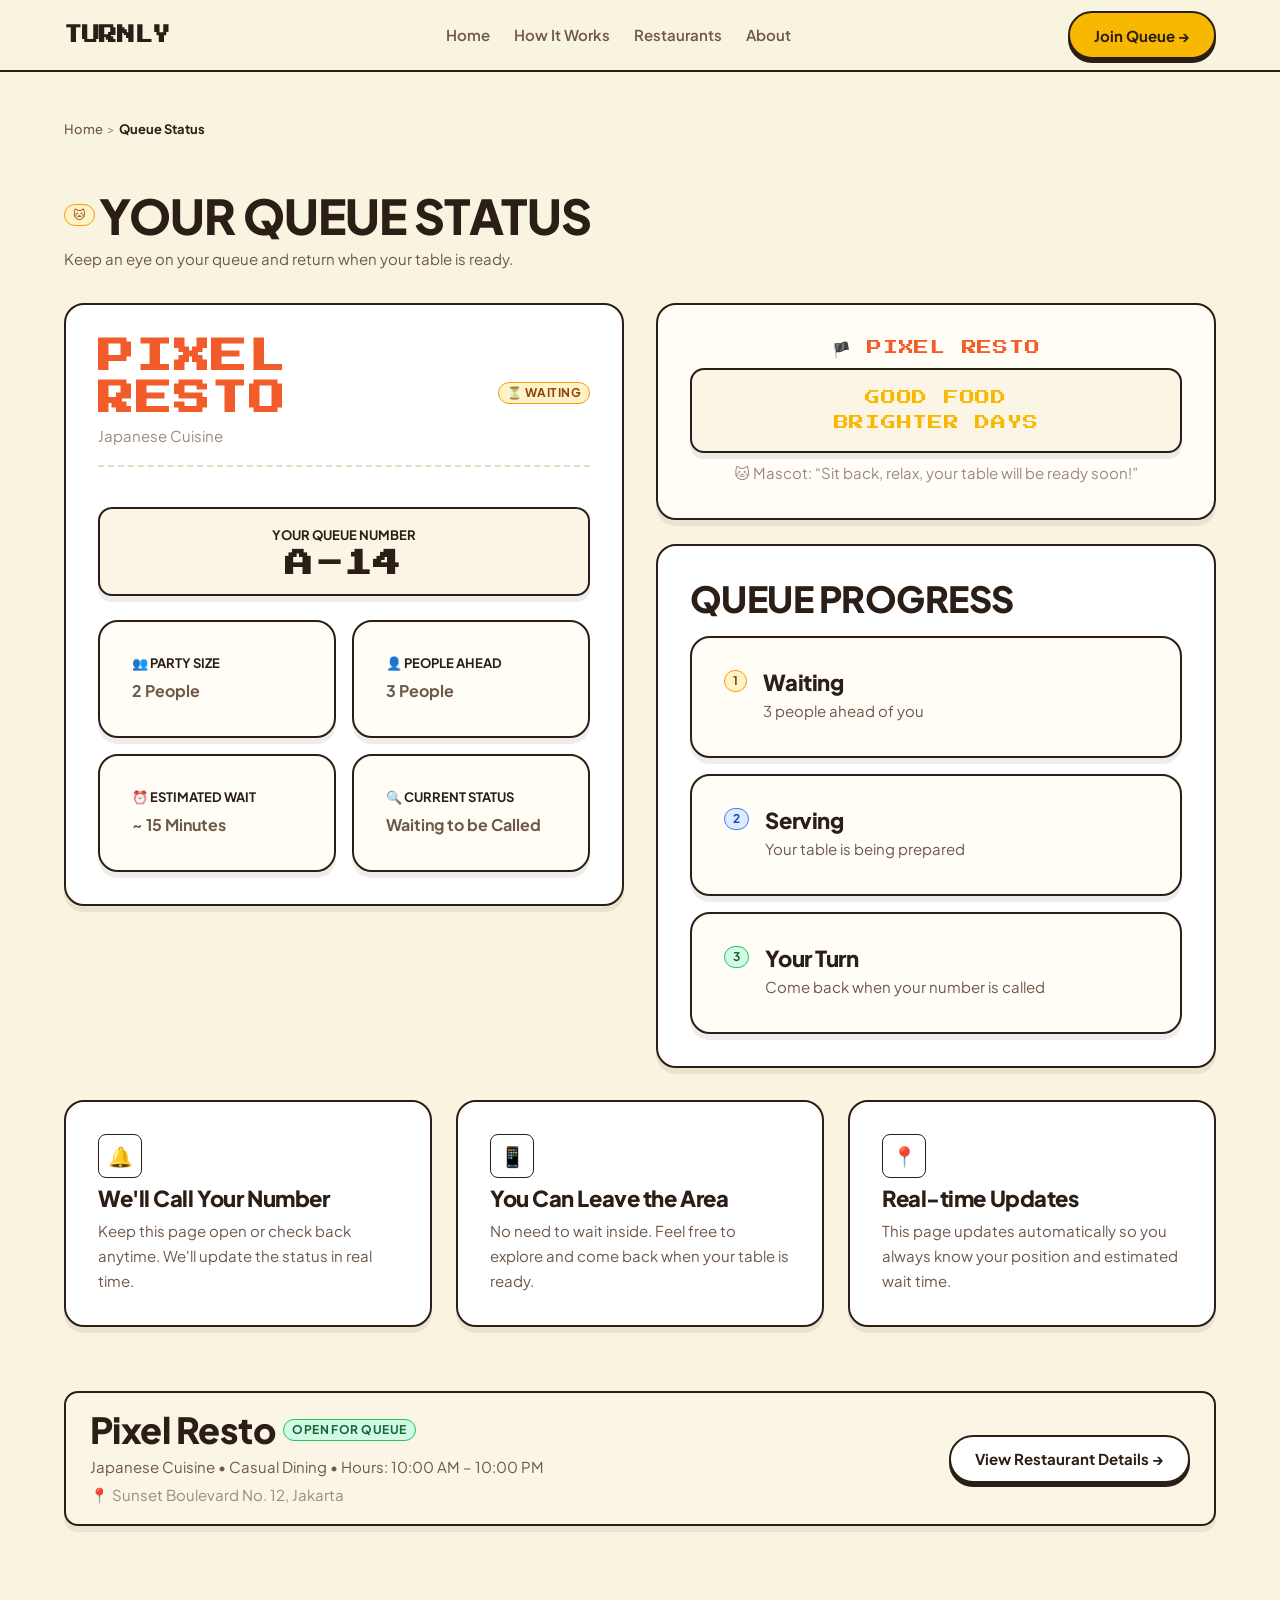
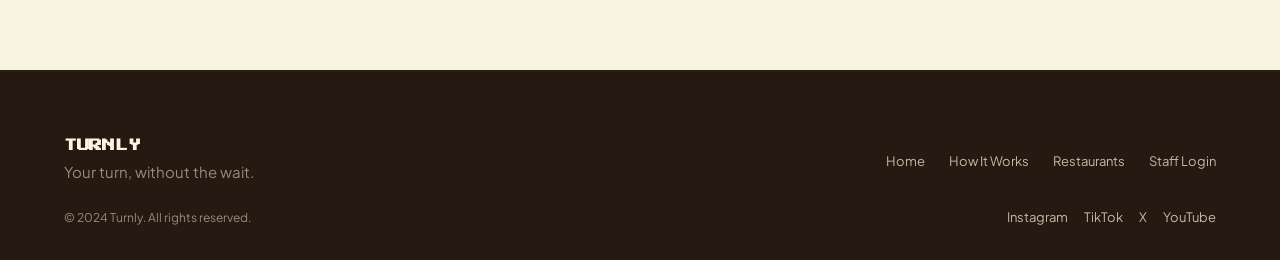
<file: status.html>
<!DOCTYPE html>
<html lang="en">
<head>
  <meta charset="UTF-8">
  <meta name="viewport" content="width=device-width, initial-scale=1.0">
  <title>Queue Status — Turnly</title>
  <meta name="description" content="Check your live restaurant queue status, estimated wait time, and position in line.">
  <link rel="stylesheet" href="css/style.css">
</head>
<body>

  <!-- Site Header & Navigation -->
  <header class="site-header">
    <div class="container">
      <nav class="navbar" aria-label="Main Navigation">
        <div class="nav-brand">
          <a href="index.html" class="nav-logo" aria-label="Turnly Home">TURNLY</a>
        </div>

        <div class="nav-menu">
          <ul class="nav-links">
            <li><a href="index.html" class="nav-link">Home</a></li>
            <li><a href="index.html#how-it-works" class="nav-link">How It Works</a></li>
            <li><a href="index.html#popular-restaurants" class="nav-link">Restaurants</a></li>
            <li><a href="index.html#about" class="nav-link">About</a></li>
          </ul>
        </div>

        <div class="nav-actions">
          <a href="queue.html" class="btn btn-primary">Join Queue &rarr;</a>
        </div>

        <button type="button" class="nav-hamburger" aria-label="Toggle navigation menu">
          <span aria-hidden="true">&#9776;</span>
        </button>
      </nav>
    </div>
  </header>

  <!-- Main Content Area -->
  <main class="container section-sm">

    <!-- Breadcrumb Navigation -->
    <nav class="breadcrumb" aria-label="Breadcrumb">
      <ol class="breadcrumb-list">
        <li class="breadcrumb-item">
          <a href="index.html">Home</a>
          <span class="breadcrumb-separator" aria-hidden="true">&gt;</span>
        </li>
        <li class="breadcrumb-item">
          <span class="breadcrumb-current" aria-current="page">Queue Status</span>
        </li>
      </ol>
    </nav>

    <!-- Page Heading -->
    <header class="stack stack-xs section-sm">
      <div class="flex items-center gap-xs">
        <span class="status-badge status-waiting" aria-hidden="true">&#128049;</span>
        <h1>YOUR QUEUE STATUS</h1>
      </div>
      <p>Keep an eye on your queue and return when your table is ready.</p>
    </header>

    <!-- Ticket & Progress Section -->
    <section class="queue-status-section" aria-labelledby="ticket-heading">
      <div class="grid grid-2col-balanced gap-xl items-start">
        
        <!-- Left Column: Queue Ticket Card -->
        <article class="card ticket-card stack stack-lg" aria-labelledby="ticket-heading">
          <div class="flex items-center justify-between ticket-header-divider">
            <div class="stack stack-xs">
              <h2 id="ticket-heading" class="text-retro text-accent-orange">PIXEL RESTO</h2>
              <p class="text-muted">Japanese Cuisine</p>
            </div>
            <span class="status-badge status-waiting">&#9203; WAITING</span>
          </div>

          <!-- Highlighted Ticket Number Box -->
          <div class="card card-callout text-center stack stack-xs">
            <p class="form-label justify-center">YOUR QUEUE NUMBER</p>
            <div class="kpi-value text-retro text-accent-orange">A-14</div>
          </div>

          <!-- 4-Quadrant Stats Grid -->
          <div class="grid grid-cols-2 gap-md">
            
            <div class="card card-tint stack stack-xs">
              <span class="text-muted form-label">&#128101; PARTY SIZE</span>
              <p class="lead"><strong>2 People</strong></p>
            </div>

            <div class="card card-tint stack stack-xs">
              <span class="text-muted form-label">&#128100; PEOPLE AHEAD</span>
              <p class="lead"><strong>3 People</strong></p>
            </div>

            <div class="card card-tint stack stack-xs">
              <span class="text-muted form-label">&#9200; ESTIMATED WAIT</span>
              <p class="lead"><strong>~ 15 Minutes</strong></p>
            </div>

            <div class="card card-tint stack stack-xs">
              <span class="text-muted form-label">&#128269; CURRENT STATUS</span>
              <p class="lead"><strong>Waiting to be Called</strong></p>
            </div>

          </div>
        </article>

        <!-- Right Column: Visual Scene & Queue Progress Timeline -->
        <aside class="stack stack-lg order-mobile-first" aria-label="Queue Progress and Scene">
          
          <!-- Visual Scene Placeholder -->
          <div class="card card-tint text-center stack stack-sm" role="img" aria-label="Pixel Resto tea drinking scene with mascot cat enjoying tea on a bench">
            <div class="text-retro text-accent-orange">&#127988; PIXEL RESTO</div>
            <div class="card card-callout">
              <p class="text-retro text-accent-yellow">GOOD FOOD<br>BRIGHTER DAYS</p>
            </div>
            <p class="text-muted">&#128049; Mascot: &ldquo;Sit back, relax, your table will be ready soon!&rdquo;</p>
          </div>

          <!-- Queue Progress Card -->
          <div class="card stack stack-md">
            <h2>QUEUE PROGRESS</h2>
            
            <ol class="stack stack-md">
              <li class="card card-tint flex items-start gap-md">
                <span class="status-badge status-waiting" aria-hidden="true">1</span>
                <div class="stack stack-xs">
                  <h3>Waiting</h3>
                  <p>3 people ahead of you</p>
                </div>
              </li>

              <li class="card card-tint flex items-start gap-md">
                <span class="status-badge status-serving" aria-hidden="true">2</span>
                <div class="stack stack-xs">
                  <h3>Serving</h3>
                  <p>Your table is being prepared</p>
                </div>
              </li>

              <li class="card card-tint flex items-start gap-md">
                <span class="status-badge status-completed" aria-hidden="true">3</span>
                <div class="stack stack-xs">
                  <h3>Your Turn</h3>
                  <p>Come back when your number is called</p>
                </div>
              </li>
            </ol>
          </div>

        </aside>

      </div>
    </section>

    <!-- Advice Section -->
    <section class="advice-section section-sm" aria-labelledby="advice-heading">
      <div class="stack stack-lg">
        <h2 id="advice-heading" class="visually-hidden">Queue Advice &amp; Tips</h2>
        
        <div class="grid grid-cols-3 gap-lg">
          
          <article class="card stack stack-sm">
            <div class="kpi-icon" aria-hidden="true">&#128276;</div>
            <h3>We'll Call Your Number</h3>
            <p>Keep this page open or check back anytime. We'll update the status in real time.</p>
          </article>

          <article class="card stack stack-sm">
            <div class="kpi-icon" aria-hidden="true">&#128241;</div>
            <h3>You Can Leave the Area</h3>
            <p>No need to wait inside. Feel free to explore and come back when your table is ready.</p>
          </article>

          <article class="card stack stack-sm">
            <div class="kpi-icon" aria-hidden="true">&#128205;</div>
            <h3>Real-time Updates</h3>
            <p>This page updates automatically so you always know your position and estimated wait time.</p>
          </article>

        </div>
      </div>
    </section>

    <!-- Restaurant Details Section -->
    <section class="restaurant-details-section section-sm" aria-labelledby="restaurant-details-heading">
      <div class="card card-callout flex items-center justify-between flex-wrap gap-lg">
        <div class="stack stack-xs">
          <div class="flex items-center gap-sm">
            <h2 id="restaurant-details-heading">Pixel Resto</h2>
            <span class="status-badge status-completed">Open for Queue</span>
          </div>
          <p>Japanese Cuisine &bull; Casual Dining &bull; Hours: 10:00 AM &ndash; 10:00 PM</p>
          <p class="text-muted">&#128205; Sunset Boulevard No. 12, Jakarta</p>
        </div>

        <a href="index.html#popular-restaurants" class="btn btn-secondary">View Restaurant Details &rarr;</a>
      </div>
    </section>

  </main>

  <!-- Site Footer -->
  <footer class="site-footer section-sm">
    <div class="container stack stack-lg">
      <div class="flex items-center justify-between flex-wrap gap-md">
        <div class="stack stack-xs">
          <a href="index.html" class="nav-logo">TURNLY</a>
          <p class="text-muted">Your turn, without the wait.</p>
        </div>

        <nav aria-label="Footer Navigation">
          <ul class="flex flex-wrap gap-lg">
            <li><a href="index.html">Home</a></li>
            <li><a href="index.html#how-it-works">How It Works</a></li>
            <li><a href="index.html#popular-restaurants">Restaurants</a></li>
            <li><a href="login.html">Staff Login</a></li>
          </ul>
        </nav>
      </div>

      <div class="flex items-center justify-between flex-wrap gap-sm">
        <small class="text-muted">&copy; 2024 Turnly. All rights reserved.</small>
        <div class="flex gap-md">
          <a href="https://instagram.com" target="_blank" rel="noopener noreferrer" aria-label="Instagram">Instagram</a>
          <a href="https://tiktok.com" target="_blank" rel="noopener noreferrer" aria-label="TikTok">TikTok</a>
          <a href="https://x.com" target="_blank" rel="noopener noreferrer" aria-label="X Twitter">X</a>
          <a href="https://youtube.com" target="_blank" rel="noopener noreferrer" aria-label="YouTube">YouTube</a>
        </div>
      </div>
    </div>
  </footer>

</body>
</html>
</file>
<file: css/style.css>
/* ==========================================================================
   TURNLY V2 — DESIGN SYSTEM & PROJECT FOUNDATION
   Visual Source of Truth: 6 Official Mockups (design-reference/)
   Aesthetic: Warm Pixel-Retro Restaurant
   ========================================================================== */

/* --------------------------------------------------------------------------
   1. FONT IMPORTS
   -------------------------------------------------------------------------- */
@import url('https://fonts.googleapis.com/css2?family=Plus+Jakarta+Sans:ital,wght@0,400;0,500;0,600;0,700;0,800;1,400&family=Press+Start+2P&display=swap');

/* --------------------------------------------------------------------------
   2. ROOT TOKENS
   -------------------------------------------------------------------------- */
:root {
  /* Background Colors */
  --bg-primary: #f9f4df;
  --bg-surface: #ffffff;
  --bg-surface-tint: #fffdf5;
  --bg-callout: #fbf5e6;
  --bg-dark: #261911;

  /* Typography Colors */
  --text-primary: #2b1e16;
  --text-secondary: #6e5849;
  --text-muted: #9c897c;
  --text-light: #fbf5df;

  /* Border Colors */
  --border-dark: #2b1e16;
  --border-subtle: #e5dac2;

  /* Accent Colors */
  --accent-yellow: #f8b800;
  --accent-yellow-hover: #ffc726;
  --accent-orange: #f25c2a;

  /* Status Colors */
  --accent-green: #22c55e;
  --accent-green-bg: #d1fae5;
  --accent-blue: #3b82f6;
  --accent-blue-bg: #dbeafe;

  /* Typography Families */
  --font-family-body: 'Plus Jakarta Sans', system-ui, -apple-system, BlinkMacSystemFont, 'Segoe UI', Roboto, sans-serif;
  --font-family-retro: 'Press Start 2P', monospace;

  /* Typography Scale */
  --font-size-xs: 0.75rem;     /* 12px */
  --font-size-sm: 0.8125rem;   /* 13px */
  --font-size-base: 0.9375rem; /* 15px */
  --font-size-md: 1rem;        /* 16px */
  --font-size-lg: 1.125rem;    /* 18px */
  --font-size-xl: 1.375rem;    /* 22px */
  --font-size-2xl: 1.75rem;    /* 28px */
  --font-size-3xl: 2.25rem;    /* 36px */
  --font-size-4xl: 3rem;       /* 48px */

  /* Line Heights */
  --line-height-tight: 1.15;
  --line-height-snug: 1.3;
  --line-height-base: 1.5;
  --line-height-relaxed: 1.65;

  /* Spacing Scale */
  --space-xs: 4px;
  --space-sm: 8px;
  --space-md: 16px;
  --space-lg: 24px;
  --space-xl: 32px;
  --space-2xl: 48px;
  --space-3xl: 64px;
  --space-4xl: 80px;

  /* Radius Tokens */
  --radius-sm: 8px;
  --radius-md: 14px;
  --radius-lg: 20px;
  --radius-pill: 9999px;

  /* Tactile Pixel Shadow Tokens */
  --shadow-pixel-btn: 0 4px 0 var(--border-dark);
  --shadow-pixel-card: 0 6px 0 rgba(43, 30, 22, 0.08);
  --shadow-pixel-pressed: 0 2px 0 var(--border-dark);
  --shadow-pixel-focus: 0 0 0 3px rgba(248, 184, 0, 0.5);

  /* Transitions */
  --transition-fast: 120ms ease;
  --transition-base: 180ms ease;
  --transition-smooth: 240ms cubic-bezier(0.16, 1, 0.3, 1);

  /* Layout Max-Widths */
  --container-max-width: 1200px;
  --page-padding-x: 24px;
  --touch-target-min: 48px;
}

/* --------------------------------------------------------------------------
   3. GLOBAL RESET & NORMALIZATION
   -------------------------------------------------------------------------- */
*,
*::before,
*::after {
  box-sizing: border-box;
  margin: 0;
  padding: 0;
}

html {
  font-size: 16px;
  scroll-behavior: smooth;
  -webkit-text-size-adjust: 100%;
  text-size-adjust: 100%;
}

body {
  min-height: 100vh;
  background-color: var(--bg-primary);
  color: var(--text-primary);
  font-family: var(--font-family-body);
  font-size: var(--font-size-base);
  line-height: var(--line-height-base);
  font-weight: 400;
  overflow-x: hidden;
  -webkit-font-smoothing: antialiased;
  -moz-osx-font-smoothing: grayscale;
}

img,
picture,
svg,
video {
  display: block;
  max-width: 100%;
  height: auto;
}

input,
button,
textarea,
select {
  font: inherit;
  color: inherit;
}

ul,
ol {
  list-style: none;
}

a {
  color: inherit;
  text-decoration: none;
  transition: color var(--transition-fast);
}

table {
  border-collapse: collapse;
  width: 100%;
}

/* --------------------------------------------------------------------------
   4. BASE TYPOGRAPHY
   -------------------------------------------------------------------------- */
h1,
h2,
h3,
h4,
h5,
h6 {
  font-family: var(--font-family-body);
  font-weight: 800;
  color: var(--text-primary);
  line-height: var(--line-height-tight);
  letter-spacing: -0.02em;
}

h1 {
  font-size: clamp(2rem, 4vw + 1rem, var(--font-size-4xl));
  text-transform: uppercase;
}

h2 {
  font-size: clamp(1.5rem, 2.5vw + 0.5rem, var(--font-size-3xl));
  letter-spacing: -0.015em;
}

h3 {
  font-size: clamp(1.25rem, 1.5vw + 0.5rem, var(--font-size-xl));
}

h4 {
  font-size: var(--font-size-lg);
  font-weight: 700;
}

p {
  color: var(--text-secondary);
  line-height: var(--line-height-relaxed);
}

p.lead {
  font-size: var(--font-size-md);
  font-weight: 500;
}

small {
  font-size: var(--font-size-xs);
  color: var(--text-muted);
}

.text-retro {
  font-family: var(--font-family-retro);
  letter-spacing: 0.05em;
}

.text-accent-orange {
  color: var(--accent-orange);
}

.text-accent-yellow {
  color: var(--accent-yellow);
}

.text-muted {
  color: var(--text-muted);
}

/* --------------------------------------------------------------------------
   5. ACCESSIBILITY FOUNDATION
   -------------------------------------------------------------------------- */
:focus-visible {
  outline: 3px solid var(--accent-orange);
  outline-offset: 2px;
}

.visually-hidden {
  position: absolute !important;
  width: 1px !important;
  height: 1px !important;
  padding: 0 !important;
  margin: -1px !important;
  overflow: hidden !important;
  clip: rect(0, 0, 0, 0) !important;
  white-space: nowrap !important;
  border: 0 !important;
}

.touch-target {
  min-height: var(--touch-target-min);
  min-width: var(--touch-target-min);
  display: inline-flex;
  align-items: center;
  justify-content: center;
}

@media (prefers-reduced-motion: reduce) {
  *,
  *::before,
  *::after {
    animation-duration: 0.01ms !important;
    animation-iteration-count: 1 !important;
    transition-duration: 0.01ms !important;
    scroll-behavior: auto !important;
  }
}

/* --------------------------------------------------------------------------
   6. LAYOUT UTILITIES
   -------------------------------------------------------------------------- */
.container {
  width: 100%;
  max-width: var(--container-max-width);
  margin-left: auto;
  margin-right: auto;
  padding-left: var(--page-padding-x);
  padding-right: var(--page-padding-x);
}

.section {
  padding-top: var(--space-3xl);
  padding-bottom: var(--space-3xl);
}

.section-sm {
  padding-top: var(--space-xl);
  padding-bottom: var(--space-xl);
}

.section-lg {
  padding-top: var(--space-4xl);
  padding-bottom: var(--space-4xl);
}

/* Flexbox Helpers */
.flex {
  display: flex;
}

.flex-col {
  display: flex;
  flex-direction: column;
}

.flex-wrap {
  flex-wrap: wrap;
}

.items-center {
  align-items: center;
}

.items-start {
  align-items: flex-start;
}

.items-end {
  align-items: flex-end;
}

.justify-center {
  justify-content: center;
}

.justify-between {
  justify-content: space-between;
}

.justify-end {
  justify-content: flex-end;
}

.flex-shrink-0 {
  flex-shrink: 0;
}

.flex-1 {
  flex: 1;
}

/* Stack Layout */
.stack {
  display: flex;
  flex-direction: column;
  gap: var(--space-md);
}

.stack-xs { gap: var(--space-xs); }
.stack-sm { gap: var(--space-sm); }
.stack-lg { gap: var(--space-lg); }
.stack-xl { gap: var(--space-xl); }

/* Grid Layout */
.grid {
  display: grid;
  gap: var(--space-lg);
}

.grid-cols-2 {
  grid-template-columns: repeat(2, minmax(0, 1fr));
}

.grid-cols-3 {
  grid-template-columns: repeat(3, minmax(0, 1fr));
}

.grid-cols-4 {
  grid-template-columns: repeat(4, minmax(0, 1fr));
}

.grid-2col-balanced {
  grid-template-columns: repeat(auto-fit, minmax(min(100%, 460px), 1fr));
}

/* Spacing Gap Utilities */
.gap-xs { gap: var(--space-xs); }
.gap-sm { gap: var(--space-sm); }
.gap-md { gap: var(--space-md); }
.gap-lg { gap: var(--space-lg); }
.gap-xl { gap: var(--space-xl); }

/* Text Alignment */
.text-center { text-align: center; }
.text-left { text-align: left; }
.text-right { text-align: right; }

/* --------------------------------------------------------------------------
   7. BUTTON FOUNDATION
   -------------------------------------------------------------------------- */
.btn {
  display: inline-flex;
  align-items: center;
  justify-content: center;
  gap: var(--space-sm);
  min-height: var(--touch-target-min);
  padding: 0 var(--space-lg);
  font-family: var(--font-family-body);
  font-size: var(--font-size-base);
  font-weight: 700;
  text-decoration: none;
  cursor: pointer;
  border-radius: var(--radius-pill);
  border: 2px solid var(--border-dark);
  box-shadow: var(--shadow-pixel-btn);
  transition: transform var(--transition-fast), box-shadow var(--transition-fast), background-color var(--transition-fast);
  user-select: none;
  white-space: nowrap;
  line-height: 1;
}

.btn:hover:not(:disabled) {
  transform: translateY(-1px);
}

.btn:active:not(:disabled) {
  transform: translateY(2px);
  box-shadow: var(--shadow-pixel-pressed);
}

.btn:focus-visible {
  outline: none;
  box-shadow: var(--shadow-pixel-btn), var(--shadow-pixel-focus);
}

.btn:disabled {
  opacity: 0.55;
  cursor: not-allowed;
  box-shadow: none;
  transform: none;
}

/* Primary Button */
.btn-primary {
  background-color: var(--accent-yellow);
  color: var(--text-primary);
}

.btn-primary:hover:not(:disabled) {
  background-color: var(--accent-yellow-hover);
}

/* Secondary Button */
.btn-secondary {
  background-color: var(--bg-surface);
  color: var(--text-primary);
}

.btn-secondary:hover:not(:disabled) {
  background-color: var(--bg-surface-tint);
}

/* Small Button Variant */
.btn-small {
  min-height: 36px;
  padding: 0 var(--space-md);
  font-size: var(--font-size-sm);
  border-radius: var(--radius-sm);
  box-shadow: 0 3px 0 var(--border-dark);
}

.btn-small:active:not(:disabled) {
  transform: translateY(1px);
  box-shadow: 0 1px 0 var(--border-dark);
}

/* Block Button Variant */
.btn-block {
  width: 100%;
}

/* --------------------------------------------------------------------------
   8. CARD FOUNDATION
   -------------------------------------------------------------------------- */
.card {
  background-color: var(--bg-surface);
  border: 2px solid var(--border-dark);
  border-radius: var(--radius-lg);
  box-shadow: var(--shadow-pixel-card);
  padding: var(--space-xl);
  position: relative;
  transition: transform var(--transition-fast), box-shadow var(--transition-fast);
}

.card-tint {
  background-color: var(--bg-surface-tint);
}

.card-callout {
  background-color: var(--bg-callout);
  border-radius: var(--radius-md);
  padding: var(--space-md) var(--space-lg);
}

.card-interactive {
  cursor: pointer;
}

.card-interactive:hover {
  transform: translateY(-2px);
  box-shadow: 0 8px 0 rgba(43, 30, 22, 0.12);
}

/* Ticket Card Styling */
.ticket-card {
  background-color: var(--bg-surface);
  border: 2px solid var(--border-dark);
  border-radius: var(--radius-lg);
  box-shadow: var(--shadow-pixel-card);
  position: relative;
  overflow: hidden;
}

.ticket-header-divider {
  border-bottom: 2px dashed var(--border-subtle);
  padding-bottom: var(--space-md);
  margin-bottom: var(--space-md);
}

/* --------------------------------------------------------------------------
   9. FORM FOUNDATION
   -------------------------------------------------------------------------- */
.form-group {
  display: flex;
  flex-direction: column;
  gap: var(--space-xs);
  width: 100%;
}

.form-label {
  font-size: var(--font-size-sm);
  font-weight: 700;
  color: var(--text-primary);
  display: inline-flex;
  align-items: center;
  gap: var(--space-xs);
}

.input-wrapper {
  position: relative;
  display: flex;
  align-items: center;
  width: 100%;
}

.input-icon {
  position: absolute;
  left: 14px;
  width: 20px;
  height: 20px;
  display: inline-flex;
  align-items: center;
  justify-content: center;
  color: var(--text-muted);
  pointer-events: none;
}

.form-input,
.form-select {
  width: 100%;
  height: 48px;
  padding: 0 var(--space-md);
  font-family: var(--font-family-body);
  font-size: var(--font-size-base);
  color: var(--text-primary);
  background-color: var(--bg-surface-tint);
  border: 2px solid var(--border-dark);
  border-radius: var(--radius-md);
  outline: none;
  transition: border-color var(--transition-fast), background-color var(--transition-fast), box-shadow var(--transition-fast);
}

.form-input.has-icon,
.form-select.has-icon {
  padding-left: 44px;
}

.form-input::placeholder {
  color: var(--text-muted);
  opacity: 0.8;
}

.form-input:hover:not(:disabled),
.form-select:hover:not(:disabled) {
  background-color: var(--bg-surface);
}

.form-input:focus,
.form-select:focus {
  border-color: var(--border-dark);
  background-color: var(--bg-surface);
  box-shadow: var(--shadow-pixel-focus);
}

.form-input:disabled,
.form-select:disabled {
  opacity: 0.6;
  cursor: not-allowed;
  background-color: var(--bg-callout);
}

.form-select {
  appearance: none;
  background-image: url("data:image/svg+xml,%3Csvg xmlns='http://www.w3.org/2000/svg' width='16' height='16' viewBox='0 0 24 24' fill='none' stroke='%232b1e16' stroke-width='2.5' stroke-linecap='round' stroke-linejoin='round'%3E%3Cpath d='m6 9 6 6 6-6'/%3E%3C/svg%3E");
  background-repeat: no-repeat;
  background-position: right 14px center;
  padding-right: 40px;
  cursor: pointer;
}

.form-helper {
  font-size: var(--font-size-xs);
  color: var(--text-muted);
  line-height: var(--line-height-snug);
}

/* Custom Accessible Checkbox */
input[type="checkbox"] {
  appearance: none;
  -webkit-appearance: none;
  width: 20px;
  height: 20px;
  border: 2px solid var(--border-dark);
  border-radius: var(--radius-sm);
  background-color: var(--bg-surface-tint);
  cursor: pointer;
  display: inline-flex;
  align-items: center;
  justify-content: center;
  vertical-align: middle;
  transition: background-color var(--transition-fast), border-color var(--transition-fast);
  position: relative;
  flex-shrink: 0;
}

input[type="checkbox"]:hover {
  background-color: var(--bg-surface);
}

input[type="checkbox"]:checked {
  background-color: var(--accent-yellow);
}

input[type="checkbox"]:checked::after {
  content: '\2713';
  font-size: 13px;
  font-weight: 800;
  color: var(--text-primary);
  display: block;
  line-height: 1;
}

.checkbox-label {
  display: inline-flex;
  align-items: center;
  gap: var(--space-xs);
  font-size: var(--font-size-sm);
  font-weight: 600;
  color: var(--text-primary);
  cursor: pointer;
}

/* --------------------------------------------------------------------------
   10. STATUS BADGES
   -------------------------------------------------------------------------- */
.status-badge {
  display: inline-flex;
  align-items: center;
  justify-content: center;
  gap: var(--space-xs);
  padding: 4px var(--space-sm);
  font-family: var(--font-family-body);
  font-size: var(--font-size-xs);
  font-weight: 700;
  text-transform: uppercase;
  letter-spacing: 0.04em;
  border-radius: var(--radius-pill);
  border: 1.5px solid var(--border-dark);
  line-height: 1;
  white-space: nowrap;
}

.status-waiting {
  background-color: #fef3c7;
  color: #92400e;
  border-color: #f59e0b;
}

.status-serving {
  background-color: var(--accent-blue-bg);
  color: #1e40af;
  border-color: var(--accent-blue);
}

.status-completed {
  background-color: var(--accent-green-bg);
  color: #166534;
  border-color: var(--accent-green);
}

.status-dark {
  background-color: var(--bg-dark);
  color: var(--accent-yellow);
  border-color: var(--border-dark);
}

/* --------------------------------------------------------------------------
   11. BREADCRUMBS FOUNDATION
   -------------------------------------------------------------------------- */
.breadcrumb {
  display: flex;
  align-items: center;
  gap: var(--space-xs);
  font-size: var(--font-size-sm);
  color: var(--text-secondary);
  padding: var(--space-md) 0;
}

.breadcrumb-list {
  display: flex;
  align-items: center;
  flex-wrap: wrap;
  gap: var(--space-xs);
}

.breadcrumb-item {
  display: inline-flex;
  align-items: center;
  gap: var(--space-xs);
}

.breadcrumb-item a {
  color: var(--text-secondary);
  font-weight: 500;
}

.breadcrumb-item a:hover {
  color: var(--text-primary);
  text-decoration: underline;
}

.breadcrumb-separator {
  color: var(--text-muted);
  user-select: none;
}

.breadcrumb-current {
  color: var(--text-primary);
  font-weight: 700;
}

/* --------------------------------------------------------------------------
   12. NAVIGATION FOUNDATION
   -------------------------------------------------------------------------- */
.site-header {
  position: sticky;
  top: 0;
  z-index: 100;
  background-color: var(--bg-primary);
  border-bottom: 2px solid var(--border-dark);
  height: 72px;
  display: flex;
  align-items: center;
}

.navbar {
  display: flex;
  align-items: center;
  justify-content: space-between;
  width: 100%;
}

.nav-brand {
  display: flex;
  align-items: center;
  gap: var(--space-sm);
}

.nav-logo {
  font-family: var(--font-family-retro);
  font-size: 1.125rem;
  color: var(--text-primary);
  font-weight: 700;
  letter-spacing: -0.02em;
}

.nav-menu {
  display: flex;
  align-items: center;
  gap: var(--space-xl);
}

.nav-links {
  display: flex;
  align-items: center;
  gap: var(--space-lg);
}

.nav-link {
  font-weight: 600;
  font-size: var(--font-size-base);
  color: var(--text-secondary);
  padding: 6px 0;
  position: relative;
}

.nav-link:hover,
.nav-link.is-active {
  color: var(--text-primary);
}

.nav-link.is-active::after {
  content: '';
  position: absolute;
  bottom: 0;
  left: 0;
  width: 100%;
  height: 2.5px;
  background-color: var(--border-dark);
  border-radius: var(--radius-pill);
}

.nav-actions {
  display: flex;
  align-items: center;
  gap: var(--space-md);
}

.nav-hamburger {
  display: none;
  background: transparent;
  border: 2px solid var(--border-dark);
  border-radius: var(--radius-sm);
  padding: 8px;
  cursor: pointer;
  align-items: center;
  justify-content: center;
  min-height: 40px;
  min-width: 40px;
}

/* Site Footer */
.site-footer {
  background-color: var(--bg-dark);
  color: var(--text-light);
  border-top: 2px solid var(--border-dark);
  margin-top: var(--space-4xl);
  padding: var(--space-3xl) 0 var(--space-xl);
}

.site-footer a {
  color: #c8b7a4;
  font-size: var(--font-size-sm);
  transition: color var(--transition-fast);
}

.site-footer a:hover {
  color: var(--text-light);
  text-decoration: underline;
}

.site-footer .nav-logo {
  color: var(--text-light);
}

.site-footer-bottom {
  border-top: 1px solid rgba(255, 255, 255, 0.12);
  padding-top: var(--space-md);
  margin-top: var(--space-xl);
}

/* --------------------------------------------------------------------------
   13. DASHBOARD FOUNDATION
   -------------------------------------------------------------------------- */
.dashboard-layout {
  display: flex;
  min-height: 100vh;
  background-color: var(--bg-primary);
}

.sidebar {
  width: 250px;
  background-color: var(--bg-surface-tint);
  border-right: 2px solid var(--border-dark);
  display: flex;
  flex-direction: column;
  justify-content: space-between;
  padding: var(--space-lg) var(--space-md);
  flex-shrink: 0;
}

.sidebar-nav {
  display: flex;
  flex-direction: column;
  gap: var(--space-xs);
}

.sidebar-link {
  display: flex;
  align-items: center;
  gap: var(--space-sm);
  padding: var(--space-sm) var(--space-md);
  border-radius: var(--radius-md);
  font-weight: 600;
  color: var(--text-secondary);
  transition: background-color var(--transition-fast), color var(--transition-fast);
}

.sidebar-link:hover {
  background-color: var(--bg-callout);
  color: var(--text-primary);
}

.sidebar-link.is-active {
  background-color: var(--accent-yellow);
  color: var(--text-primary);
  border: 2px solid var(--border-dark);
  box-shadow: 0 2px 0 var(--border-dark);
}

/* Dashboard KPI Card */
.kpi-card {
  background-color: var(--bg-surface);
  border: 2px solid var(--border-dark);
  border-radius: var(--radius-md);
  padding: var(--space-md) var(--space-lg);
  box-shadow: var(--shadow-pixel-card);
  display: flex;
  align-items: center;
  gap: var(--space-md);
}

.kpi-icon {
  width: 44px;
  height: 44px;
  border-radius: var(--radius-sm);
  border: 1.5px solid var(--border-dark);
  display: flex;
  align-items: center;
  justify-content: center;
  font-size: 1.25rem;
  flex-shrink: 0;
}

.kpi-value {
  font-size: var(--font-size-2xl);
  font-weight: 800;
  line-height: 1;
  color: var(--text-primary);
}

.kpi-label {
  font-size: var(--font-size-xs);
  color: var(--text-secondary);
  font-weight: 600;
}

/* Table Container & Base */
.table-container {
  width: 100%;
  overflow-x: auto;
  border: 2px solid var(--border-dark);
  border-radius: var(--radius-md);
  background-color: var(--bg-surface);
  box-shadow: var(--shadow-pixel-card);
}

.data-table {
  width: 100%;
  text-align: left;
}

.data-table th {
  background-color: var(--bg-callout);
  color: var(--text-primary);
  font-size: var(--font-size-xs);
  font-weight: 700;
  text-transform: uppercase;
  letter-spacing: 0.05em;
  padding: var(--space-md);
  border-bottom: 2px solid var(--border-dark);
}

.data-table td {
  padding: var(--space-md);
  border-bottom: 1px solid var(--border-subtle);
  font-size: var(--font-size-sm);
  color: var(--text-primary);
  white-space: nowrap;
}

.data-table th {
  white-space: nowrap;
}

.data-table tbody tr:last-child td {
  border-bottom: none;
}

.data-table tbody tr:hover {
  background-color: var(--bg-surface-tint);
}

/* Dashboard Workspace Layout */
.dashboard-main {
  flex: 1;
  min-width: 0;
}

.grid-dashboard {
  display: grid;
  grid-template-columns: 1fr 340px;
  gap: var(--space-xl);
}

/* Queue Action Card */
.queue-action-box {
  background-color: var(--bg-surface);
  border: 2px solid var(--border-dark);
  border-radius: var(--radius-lg);
  padding: var(--space-xl);
  box-shadow: var(--shadow-pixel-card);
  text-align: center;
}

/* Mobile Bottom Tab Navigation */
.bottom-nav {
  display: none;
  position: fixed;
  bottom: 0;
  left: 0;
  right: 0;
  height: 60px;
  background-color: var(--bg-surface);
  border-top: 2px solid var(--border-dark);
  z-index: 100;
  align-items: center;
  justify-content: space-around;
  padding: 0 var(--space-sm);
}

.bottom-nav-item {
  display: flex;
  flex-direction: column;
  align-items: center;
  justify-content: center;
  gap: 2px;
  font-size: var(--font-size-xs);
  font-weight: 600;
  color: var(--text-secondary);
  padding: 4px;
}

.bottom-nav-item.is-active {
  color: var(--text-primary);
  font-weight: 800;
}

/* --------------------------------------------------------------------------
   14. RESPONSIVE FOUNDATION
   -------------------------------------------------------------------------- */
.order-mobile-first {
  order: 0;
}

/* Large Desktop (1440px) */
@media (min-width: 1440px) {
  :root {
    --container-max-width: 1280px;
  }
}

/* Standard Desktop / Laptop (1200px) */
@media (max-width: 1200px) {
  :root {
    --page-padding-x: 20px;
  }

  .grid-cols-4 {
    grid-template-columns: repeat(2, minmax(0, 1fr));
  }
}

/* Small Desktop & Tablet Landscape (1024px) */
@media (max-width: 1024px) {
  .grid-cols-3 {
    grid-template-columns: repeat(2, minmax(0, 1fr));
  }

  .grid-dashboard {
    grid-template-columns: 1fr;
  }

  .nav-menu {
    gap: var(--space-lg);
  }

  .sidebar {
    width: 200px;
  }
}

/* Mobile & Tablet Portrait Breakpoint (< 768px) */
@media (max-width: 768px) {
  :root {
    --page-padding-x: 16px;
    --space-xl: 24px;
    --space-2xl: 36px;
    --space-3xl: 48px;
  }

  .order-mobile-first {
    order: -1;
  }

  .nav-links,
  .nav-actions {
    display: none;
  }

  .nav-hamburger {
    display: inline-flex;
  }

  .grid-cols-2,
  .grid-cols-3,
  .grid-cols-4,
  .grid-2col-balanced {
    grid-template-columns: 1fr;
  }

  .kpi-grid,
  .summary-grid {
    grid-template-columns: repeat(2, minmax(0, 1fr)) !important;
  }

  .card {
    padding: var(--space-lg);
    border-radius: var(--radius-md);
  }

  .btn {
    min-height: 44px;
  }

  .btn-block-mobile {
    width: 100%;
  }

  .dashboard-layout {
    flex-direction: column;
    padding-bottom: 60px;
  }

  .dashboard-main {
    padding-bottom: 72px;
  }

  .sidebar {
    display: none;
  }

  .bottom-nav {
    display: flex;
  }

  .table-container {
    width: 100%;
    overflow-x: auto;
    -webkit-overflow-scrolling: touch;
  }

  .data-table th,
  .data-table td {
    padding: var(--space-sm);
  }
}

/* Small Mobile Breakpoints (576px, 412px, 390px, 360px, 320px) */
@media (max-width: 576px) {
  :root {
    --font-size-base: 0.875rem; /* 14px */
  }

  .site-header {
    height: 64px;
  }

  .nav-logo {
    font-size: 1rem;
  }

  .card {
    padding: var(--space-md);
  }

  .btn {
    width: 100%;
  }

  .kpi-grid,
  .summary-grid {
    grid-template-columns: 1fr 1fr !important;
    gap: var(--space-sm);
  }

  .kpi-card {
    padding: var(--space-sm);
    gap: var(--space-xs);
  }

  .kpi-icon {
    width: 36px;
    height: 36px;
    font-size: 1rem;
  }

  .kpi-value {
    font-size: 1.5rem;
  }
}

@media (max-width: 360px) {
  :root {
    --page-padding-x: 12px;
  }

  .kpi-card {
    flex-direction: column;
    align-items: flex-start;
  }
}
</file>
